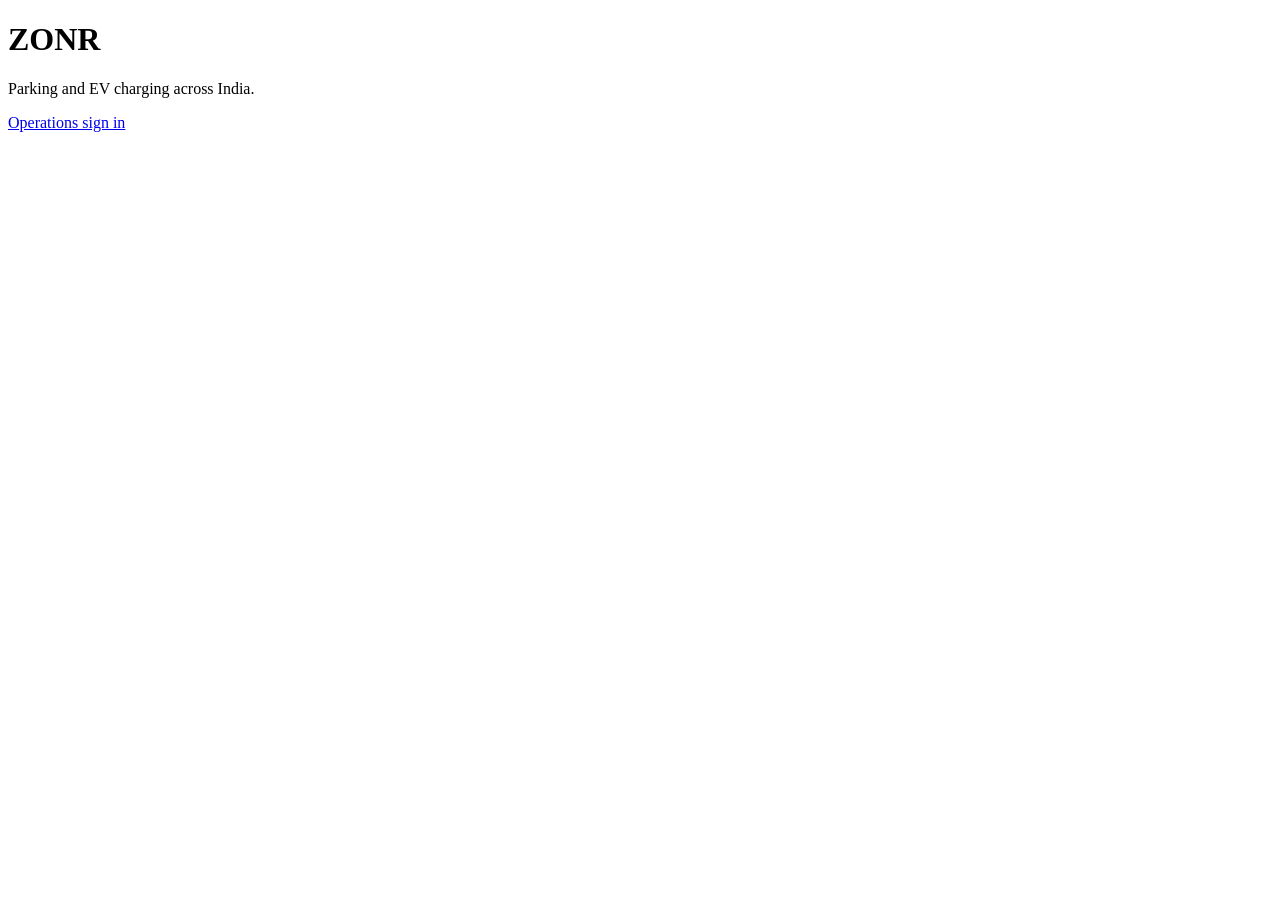
<file: index.html>
<!doctype html><html lang="en"><meta charset="utf-8"><meta name="viewport" content="width=device-width,initial-scale=1"><title>ZONR API</title><body><h1>ZONR</h1><p>Parking and EV charging across India.</p><p><a href="/admin">Operations sign in</a></p></body></html>
</file>
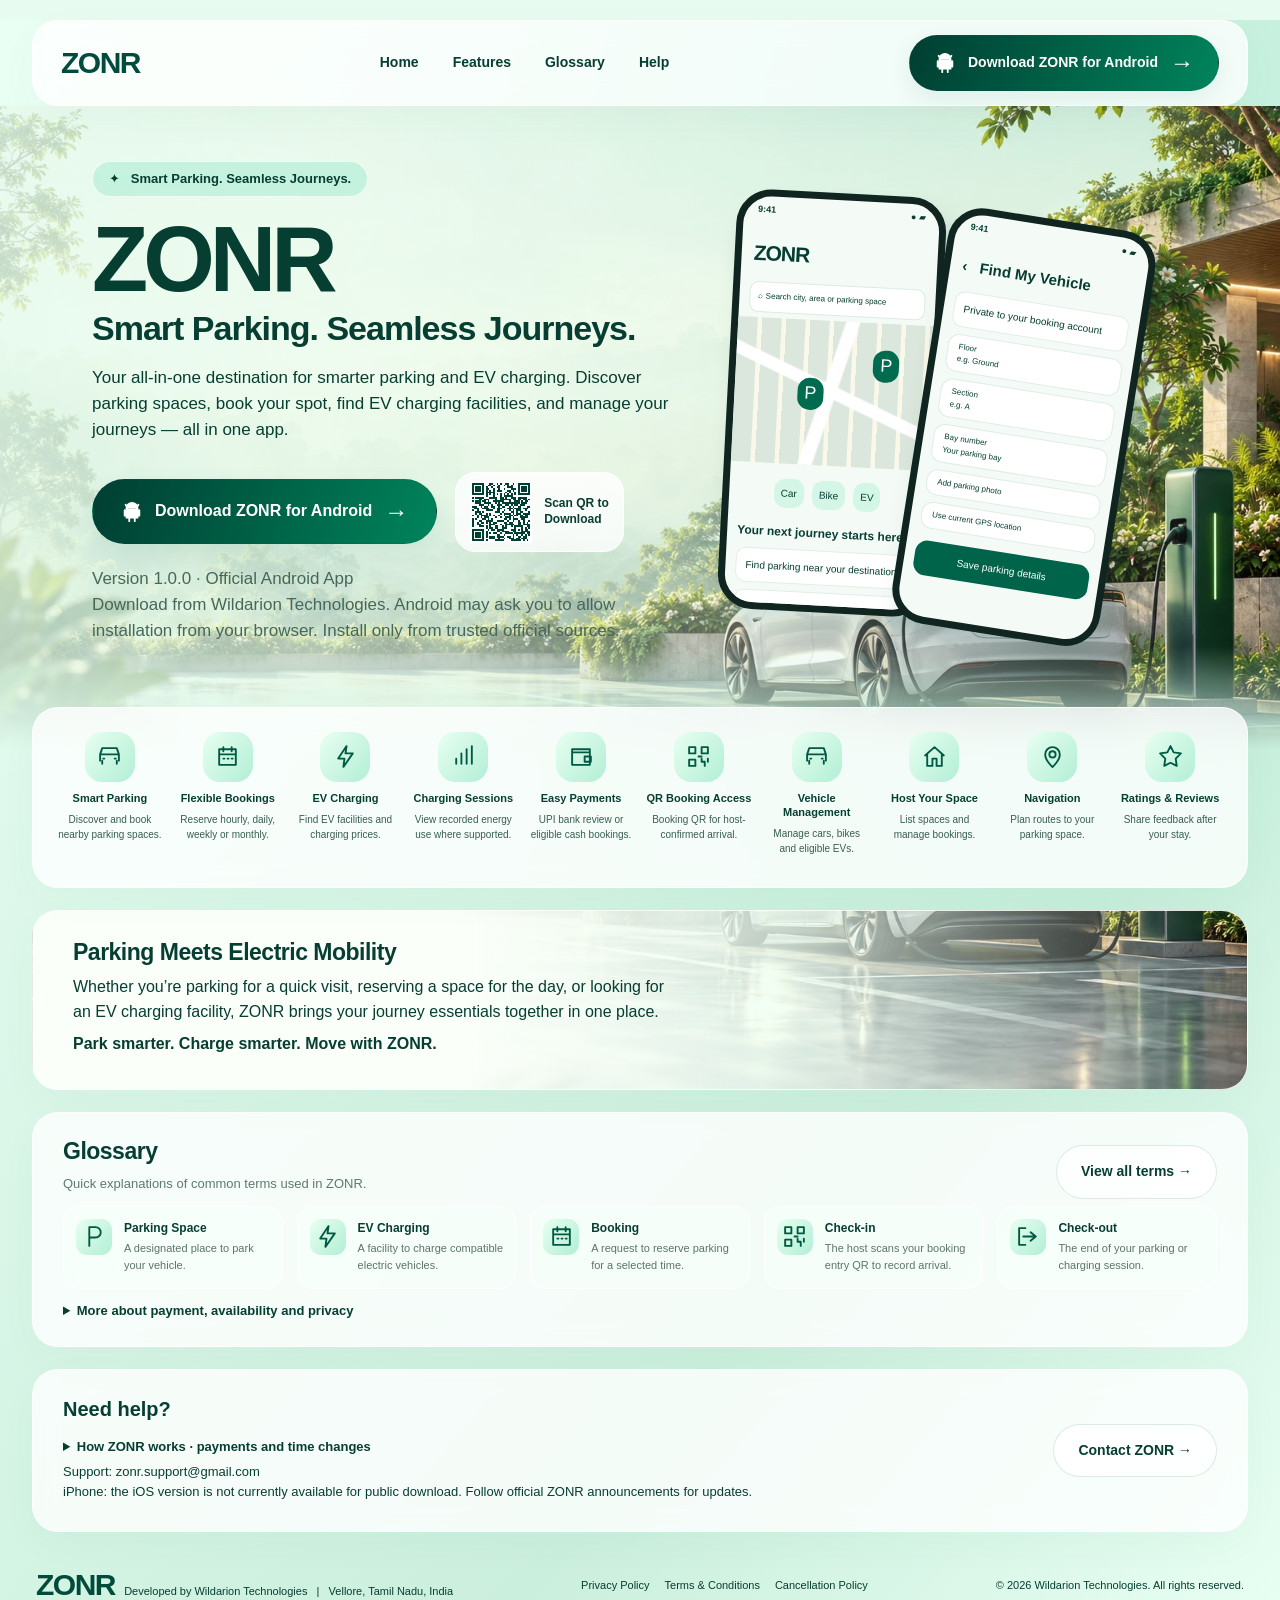
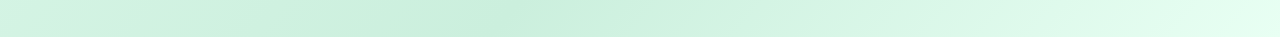
<file: app/index.html>
<!doctype html><html lang="en"><head><meta charset="utf-8"><meta name="viewport" content="width=device-width,initial-scale=1"><meta name="description" content="Discover parking, book your spot and explore EV charging with ZONR. Official Android download from Wildarion Technologies."><meta name="theme-color" content="#e8fbf1"><title>ZONR · Smart Parking. Seamless Journeys.</title><link rel="stylesheet" href="/app/site.css"></head><body><header class="topbar glass"><a class="wordmark" href="/app/" aria-label="ZONR home">ZONR</a><nav id="navigation" aria-label="Main navigation"><a href="#home">Home</a><a href="#features">Features</a><a href="#glossary">Glossary</a><a href="#help">Help</a></nav><a class="download" href="/api/app/download"><svg viewBox="0 0 24 24" aria-hidden="true" fill="currentColor"><path d="M6 9h12v9H6zM7 7l-2-3m12 3l2-3M6 8a6 6 0 0112 0M4 10v6m16-6v6M9 18v4m6-4v4" stroke="currentColor" stroke-width="2" stroke-linecap="round"/></svg> Download ZONR for Android <span aria-hidden="true">→</span></a><button class="menu" id="nav-toggle" aria-controls="navigation" aria-expanded="false" aria-label="Open navigation">☰</button></header><main><section class="hero" id="home"><div><span class="eyebrow">✦ &nbsp; Smart Parking. Seamless Journeys.</span><h1>ZONR</h1><h2>Smart Parking.<span class="tagline-break"> Seamless Journeys.</span></h2><p>Your all-in-one destination for smarter parking and EV charging. Discover parking spaces, book your spot, find EV charging facilities, and manage your journeys — all in one app.</p><div class="hero-actions"><a class="download" href="/api/app/download"><svg viewBox="0 0 24 24" aria-hidden="true" fill="currentColor"><path d="M6 9h12v9H6zM7 7l-2-3m12 3l2-3M6 8a6 6 0 0112 0M4 10v6m16-6v6M9 18v4m6-4v4" stroke="currentColor" stroke-width="2" stroke-linecap="round"/></svg> Download ZONR for Android <span aria-hidden="true">→</span></a><div class="qr"><img src="/app/art/download-qr.svg" alt="QR code linking to the official Android APK"><span>Scan QR to<br>Download</span></div></div><p class="install">Version 1.0.0 · Official Android App<br>Download from Wildarion Technologies. Android may ask you to allow installation from your browser. Install only from trusted official sources.</p></div><div class="phones" aria-label="Illustrative previews of the ZONR Explore and Find My Vehicle screens"><div class="phone"><div class="status"><span>9:41</span><span>● ▰</span></div><div class="apphead">ZONR</div><div class="mini-search">⌕ Search city, area or parking space</div><div class="mini-map"></div><div class="mini-icons"><span>Car</span><span>Bike</span><span>EV</span></div><div class="mini-title">Your next journey starts here</div><div class="mini-note">Find parking near your destination</div><div class="mini-note">Compare plans and facilities</div></div><div class="phone"><div class="status"><span>9:41</span><span>● ▰</span></div><div class="apphead" style="font-size:15px;letter-spacing:0">‹ &nbsp; Find My Vehicle</div><div class="mini-note">Private to your booking account</div><div class="mini-row">Floor<br>e.g. Ground</div><div class="mini-row">Section<br>e.g. A</div><div class="mini-row">Bay number<br>Your parking bay</div><div class="mini-row">Add parking photo</div><div class="mini-row">Use current GPS location</div><div class="mini-button">Save parking details</div></div></div></section><section id="features" class="features glass" aria-label="ZONR features"><article class="feature"><span class="icon" aria-hidden="true"><svg viewBox="0 0 24 24"><path d="M3 16V10l2-6h14l2 6v6M3 10h18M6 14h1m10 0h1M5 16v3m14-3v3"/></svg></span><strong>Smart Parking</strong><p>Discover and book nearby parking spaces.</p></article><article class="feature"><span class="icon" aria-hidden="true"><svg viewBox="0 0 24 24"><path d="M4 5h16v15H4zM8 3v4m8-4v4M4 10h16m-12 4h1m3 0h1m3 0h1"/></svg></span><strong>Flexible Bookings</strong><p>Reserve hourly, daily, weekly or monthly.</p></article><article class="feature"><span class="icon" aria-hidden="true"><svg viewBox="0 0 24 24"><path d="M13 2L5 14h6l-1 8 9-13h-7z"/></svg></span><strong>EV Charging</strong><p>Find EV facilities and charging prices.</p></article><article class="feature"><span class="icon" aria-hidden="true"><svg viewBox="0 0 24 24"><path d="M5 19v-5m5 5V9m5 10V5m5 14V2"/></svg></span><strong>Charging Sessions</strong><p>View recorded energy use where supported.</p></article><article class="feature"><span class="icon" aria-hidden="true"><svg viewBox="0 0 24 24"><path d="M3 5h17v15H3zM3 8h17m-5 4h6v5h-6z"/></svg></span><strong>Easy Payments</strong><p>UPI bank review or eligible cash bookings.</p></article><article class="feature"><span class="icon" aria-hidden="true"><svg viewBox="0 0 24 24"><path d="M3 3h6v6H3zm12 0h6v6h-6zM3 15h6v6H3zm12-1v3h3v4m3-7v3m-9-5h3"/></svg></span><strong>QR Booking Access</strong><p>Booking QR for host-confirmed arrival.</p></article><article class="feature"><span class="icon" aria-hidden="true"><svg viewBox="0 0 24 24"><path d="M3 16V10l2-6h14l2 6v6M3 10h18M6 14h1m10 0h1M5 16v3m14-3v3"/></svg></span><strong>Vehicle Management</strong><p>Manage cars, bikes and eligible EVs.</p></article><article class="feature"><span class="icon" aria-hidden="true"><svg viewBox="0 0 24 24"><path d="M3 11l9-8 9 8M5 10v11h5v-7h4v7h5V10"/></svg></span><strong>Host Your Space</strong><p>List spaces and manage bookings.</p></article><article class="feature"><span class="icon" aria-hidden="true"><svg viewBox="0 0 24 24"><path d="M19 10c0 6-7 12-7 12S5 16 5 10a7 7 0 1114 0zM9 10a3 3 0 106 0 3 3 0 10-6 0"/></svg></span><strong>Navigation</strong><p>Plan routes to your parking space.</p></article><article class="feature"><span class="icon" aria-hidden="true"><svg viewBox="0 0 24 24"><path d="M12 2l3 6 7 1-5 5 1 7-6-3-6 3 1-7-5-5 7-1z"/></svg></span><strong>Ratings & Reviews</strong><p>Share feedback after your stay.</p></article></section><section class="mobility glass"><h2>Parking Meets Electric Mobility</h2><p>Whether you’re parking for a quick visit, reserving a space for the day, or looking for an EV charging facility, ZONR brings your journey essentials together in one place.</p><strong>Park smarter. Charge smarter. Move with ZONR.</strong></section><section id="glossary" class="glossary glass"><div class="section-head"><div><h2>Glossary</h2><p>Quick explanations of common terms used in ZONR.</p></div><a href="#more-terms" class="secondary">View all terms →</a></div><div class="terms-grid"><article class="term"><span class="icon" aria-hidden="true"><svg viewBox="0 0 24 24"><path d="M7 21V3h6a5 5 0 010 10H7"/></svg></span><div><strong>Parking Space</strong><p>A designated place to park your vehicle.</p></div></article><article class="term"><span class="icon" aria-hidden="true"><svg viewBox="0 0 24 24"><path d="M13 2L5 14h6l-1 8 9-13h-7z"/></svg></span><div><strong>EV Charging</strong><p>A facility to charge compatible electric vehicles.</p></div></article><article class="term"><span class="icon" aria-hidden="true"><svg viewBox="0 0 24 24"><path d="M4 5h16v15H4zM8 3v4m8-4v4M4 10h16m-12 4h1m3 0h1m3 0h1"/></svg></span><div><strong>Booking</strong><p>A request to reserve parking for a selected time.</p></div></article><article class="term"><span class="icon" aria-hidden="true"><svg viewBox="0 0 24 24"><path d="M3 3h6v6H3zm12 0h6v6h-6zM3 15h6v6H3zm12-1v3h3v4m3-7v3m-9-5h3"/></svg></span><div><strong>Check-in</strong><p>The host scans your booking entry QR to record arrival.</p></div></article><article class="term"><span class="icon" aria-hidden="true"><svg viewBox="0 0 24 24"><path d="M9 4H3v16h6m5-12l5 4-5 4m-7-4h12"/></svg></span><div><strong>Check-out</strong><p>The end of your parking or charging session.</p></div></article></div><details id="more-terms"><summary>More about payment, availability and privacy</summary><div class="more-terms fine"><p><strong>Parking Space:</strong> A designated place to park your vehicle. <strong>EV Charging:</strong> Charging for compatible electric vehicles. <strong>Booking:</strong> A request for a selected parking time. <strong>Check-in:</strong> Host scan confirmation of your booking QR. <strong>Check-out:</strong> The end of your parking or charging session.</p><p><strong>Bank review:</strong> Your payment report is checked against official bank records before verification. The countdown does not approve a payment automatically.</p><p><strong>Availability:</strong> An estimate rechecked before booking, not a sensor guarantee.</p><p><strong>Find My Vehicle:</strong> Private bay notes and optional approximate GPS after a host-confirmed scanned arrival. GPS does not provide indoor positioning.</p><p><strong>Platform fee:</strong> A separate disclosed fee shown before payment. GST is not currently collected because supplier registration is not active.</p><p><strong>App previews:</strong> Illustrative screens and artwork. Actual spaces, facilities, prices and availability vary.</p></div></details></section><section class="help glass" id="help"><div><h2>Need help?</h2><p class="mobile-install">Version 1.0.0 · Official Android App. Android may ask you to allow browser installation. Install only from trusted official sources.</p><details><summary>How ZONR works · payments and time changes</summary><p>Choose a parking space and time, send your request, and wait for the host to accept. Pay the exact displayed total by UPI and request bank review, or choose Pay by cash when available. Cash customers pay the full total, including service cost, to the host on arrival. The host scans the booking QR and records collection; the service cost enters a weekly balance due the following Monday (IST). Hosts report their transfer with the bank reference. ZONR verifies the bank receipt before settling only covered bookings; newer dues and history remain.</p><p>For eligible future bookings after payment or cash selection, request a different arrival date/time for the same duration and agreed price. Your original slot stays reserved until the host approves after checking hours, space and charger availability. Denial preserves the original reservation. After arrival or collection, contact support for changes or refunds. Measured EV energy is billed separately.</p></details><p>Support: <a href="mailto:zonr.support@gmail.com">zonr.support@gmail.com</a><br>iPhone: the iOS version is not currently available for public download. Follow official ZONR announcements for updates.</p></div><a href="mailto:zonr.support@gmail.com" class="secondary">Contact ZONR →</a></section></main><footer><div><a class="wordmark" href="#home">ZONR</a> &nbsp; Developed by Wildarion Technologies &nbsp; | &nbsp; Vellore, Tamil Nadu, India</div><nav aria-label="Policies"><a href="/app/privacy/">Privacy Policy</a><a href="/app/terms/">Terms & Conditions</a><a href="/app/cancellations/">Cancellation Policy</a></nav><span>© 2026 Wildarion Technologies. All rights reserved.</span></footer><script src="/app/site.js" defer></script><script src="/app/referral.js" defer></script></body></html>
</file>
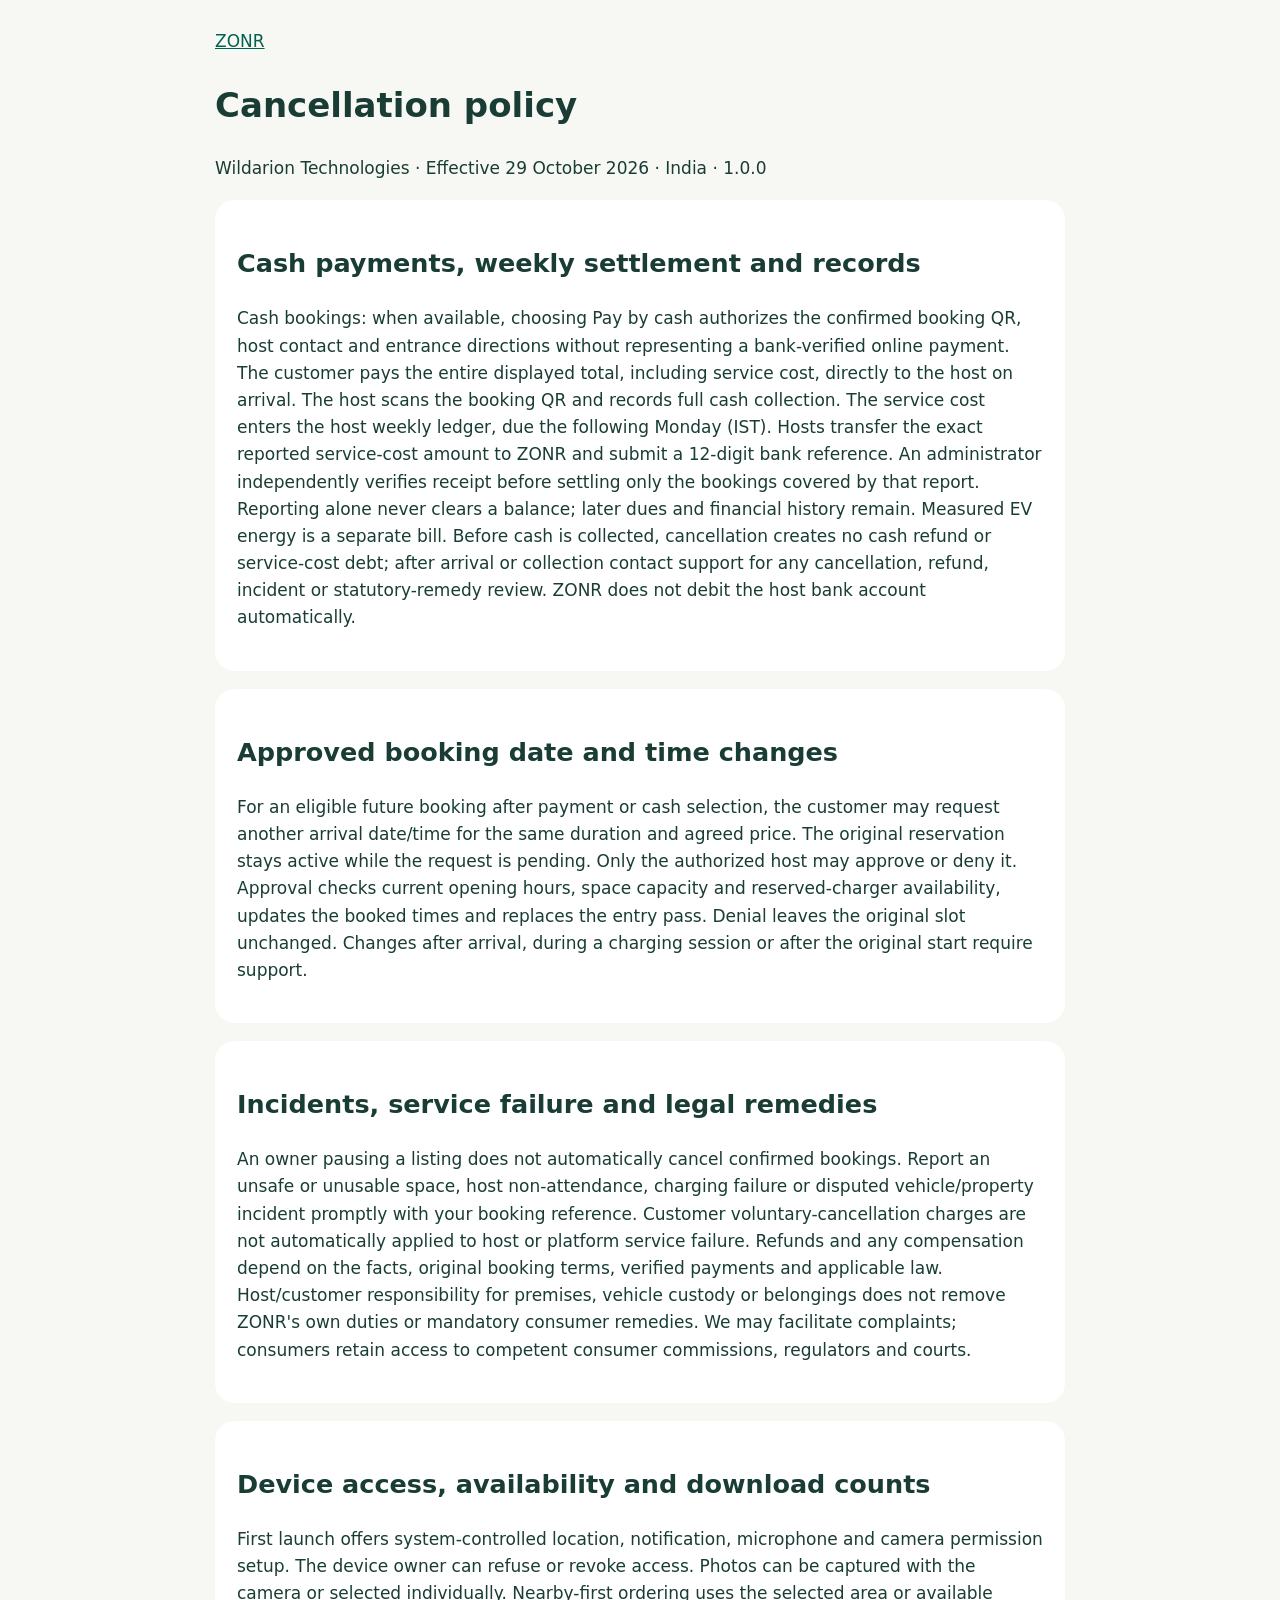
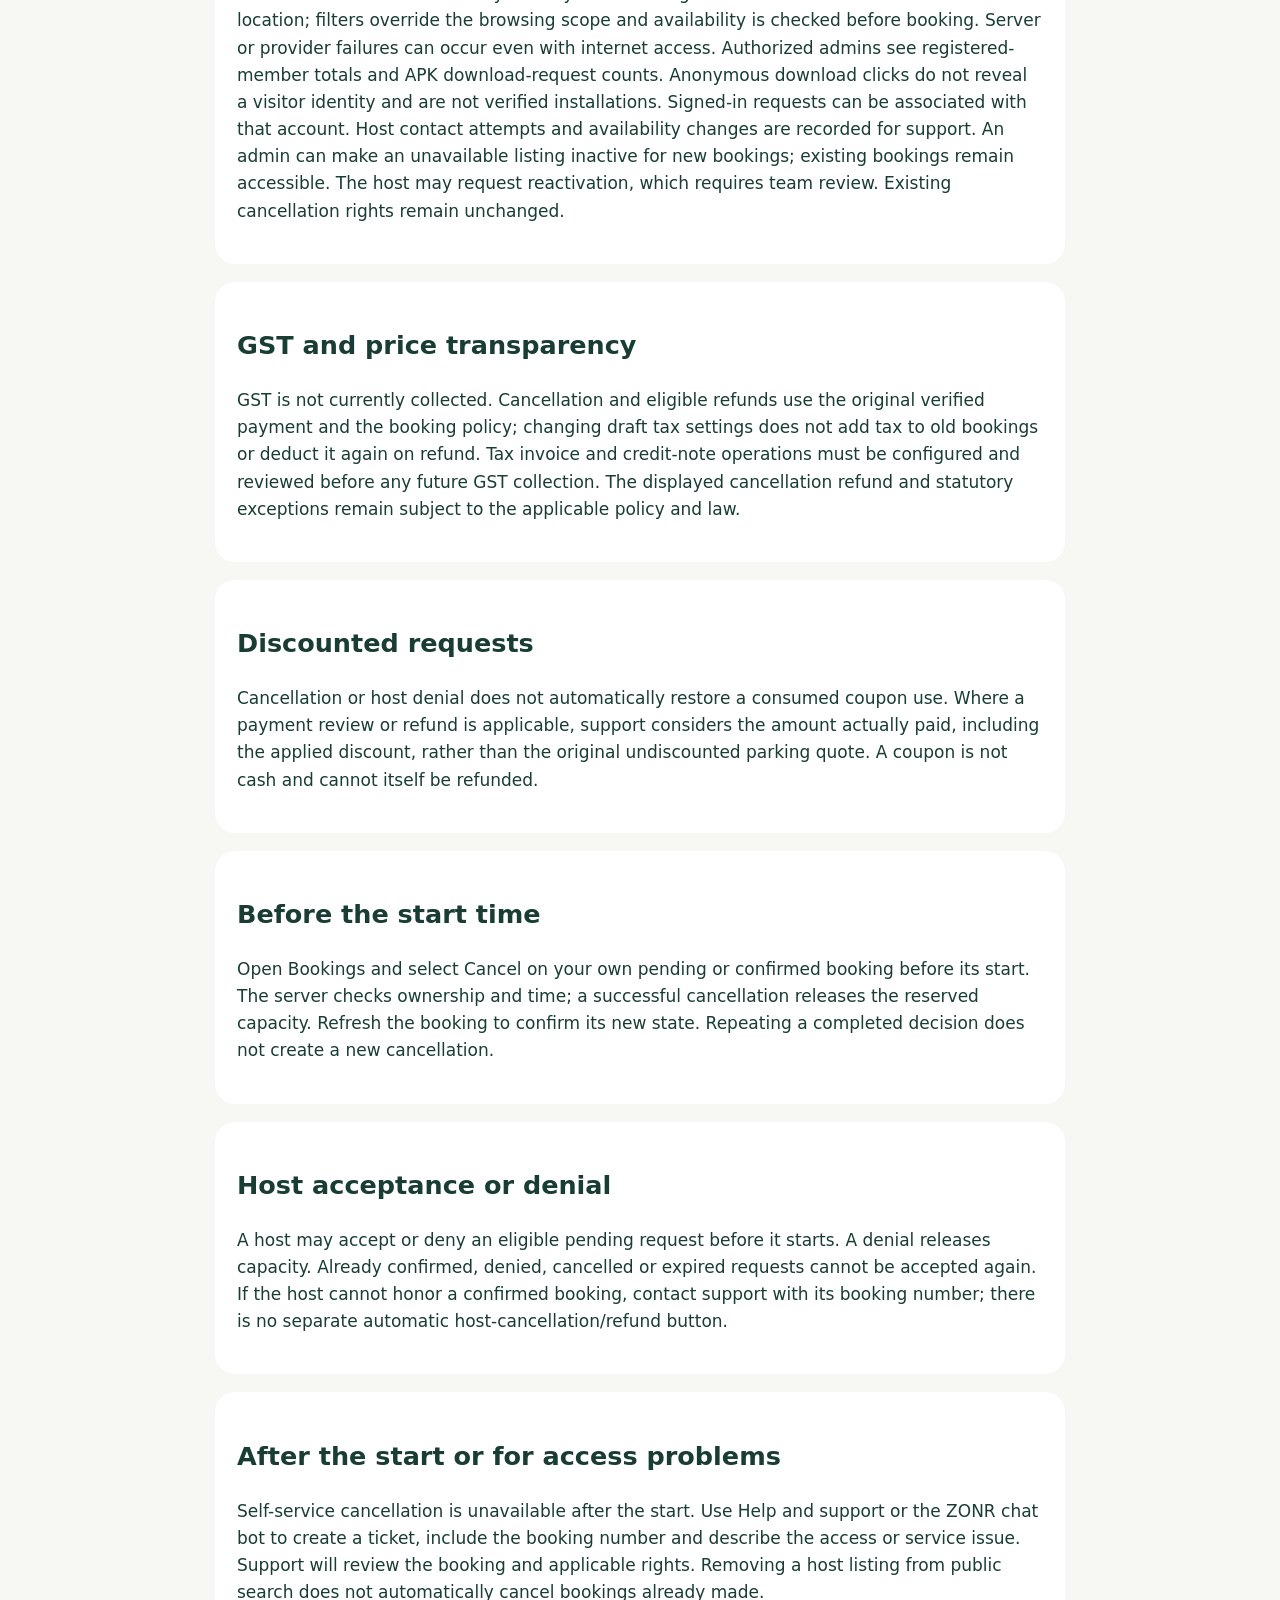
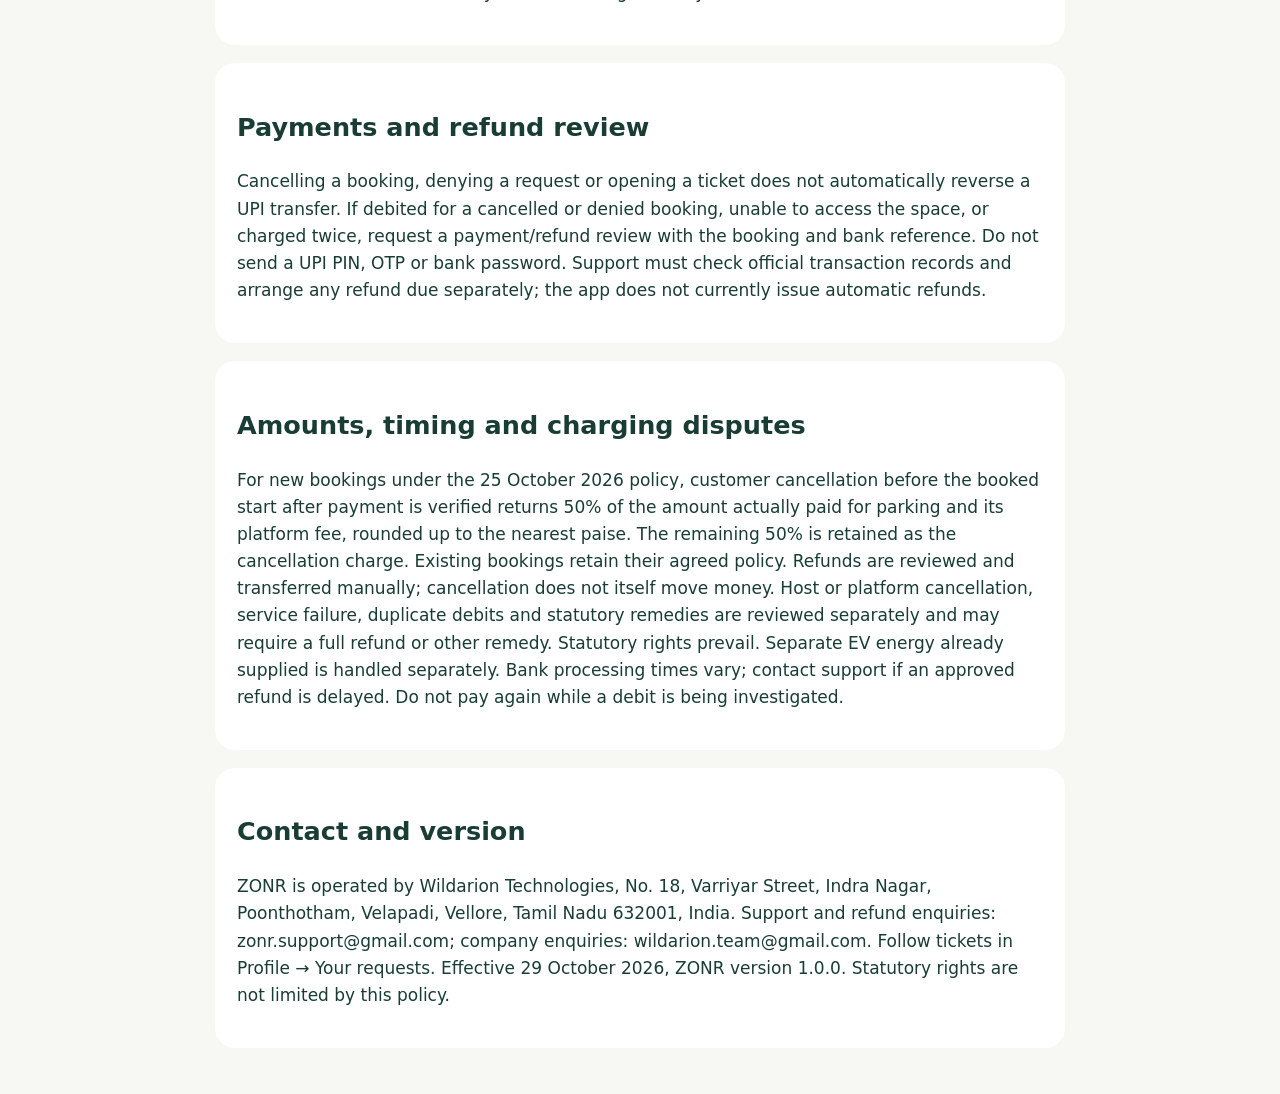
<file: app/cancellations/index.html>
<!doctype html><html lang="en"><head><meta charset="utf-8"><meta name="viewport" content="width=device-width,initial-scale=1"><title>ZONR · Cancellation policy</title><style>body{font:17px/1.6 system-ui,sans-serif;background:#f7f8f3;color:#193d35;margin:0}main{max-width:850px;margin:auto;padding:28px}section{background:white;padding:22px;border-radius:20px;margin:18px 0}a{color:#006250}</style></head><body><main><a href="/app/">ZONR</a><h1>Cancellation policy</h1><p>Wildarion Technologies · Effective 29 October 2026 · India · 1.0.0</p><section><h2>Cash payments, weekly settlement and records</h2><p>Cash bookings: when available, choosing Pay by cash authorizes the confirmed booking QR, host contact and entrance directions without representing a bank-verified online payment. The customer pays the entire displayed total, including service cost, directly to the host on arrival. The host scans the booking QR and records full cash collection. The service cost enters the host weekly ledger, due the following Monday (IST). Hosts transfer the exact reported service-cost amount to ZONR and submit a 12-digit bank reference. An administrator independently verifies receipt before settling only the bookings covered by that report. Reporting alone never clears a balance; later dues and financial history remain. Measured EV energy is a separate bill. Before cash is collected, cancellation creates no cash refund or service-cost debt; after arrival or collection contact support for any cancellation, refund, incident or statutory-remedy review. ZONR does not debit the host bank account automatically.</p></section><section><h2>Approved booking date and time changes</h2><p>For an eligible future booking after payment or cash selection, the customer may request another arrival date/time for the same duration and agreed price. The original reservation stays active while the request is pending. Only the authorized host may approve or deny it. Approval checks current opening hours, space capacity and reserved-charger availability, updates the booked times and replaces the entry pass. Denial leaves the original slot unchanged. Changes after arrival, during a charging session or after the original start require support.</p></section><section><h2>Incidents, service failure and legal remedies</h2><p>An owner pausing a listing does not automatically cancel confirmed bookings. Report an unsafe or unusable space, host non-attendance, charging failure or disputed vehicle/property incident promptly with your booking reference. Customer voluntary-cancellation charges are not automatically applied to host or platform service failure. Refunds and any compensation depend on the facts, original booking terms, verified payments and applicable law. Host/customer responsibility for premises, vehicle custody or belongings does not remove ZONR&#x27;s own duties or mandatory consumer remedies. We may facilitate complaints; consumers retain access to competent consumer commissions, regulators and courts.</p></section><section><h2>Device access, availability and download counts</h2><p>First launch offers system-controlled location, notification, microphone and camera permission setup. The device owner can refuse or revoke access. Photos can be captured with the camera or selected individually. Nearby-first ordering uses the selected area or available location; filters override the browsing scope and availability is checked before booking. Server or provider failures can occur even with internet access. Authorized admins see registered-member totals and APK download-request counts. Anonymous download clicks do not reveal a visitor identity and are not verified installations. Signed-in requests can be associated with that account. Host contact attempts and availability changes are recorded for support. An admin can make an unavailable listing inactive for new bookings; existing bookings remain accessible. The host may request reactivation, which requires team review. Existing cancellation rights remain unchanged.</p></section><section><h2>GST and price transparency</h2><p>GST is not currently collected. Cancellation and eligible refunds use the original verified payment and the booking policy; changing draft tax settings does not add tax to old bookings or deduct it again on refund. Tax invoice and credit-note operations must be configured and reviewed before any future GST collection. The displayed cancellation refund and statutory exceptions remain subject to the applicable policy and law.</p></section><section><h2>Discounted requests</h2><p>Cancellation or host denial does not automatically restore a consumed coupon use. Where a payment review or refund is applicable, support considers the amount actually paid, including the applied discount, rather than the original undiscounted parking quote. A coupon is not cash and cannot itself be refunded.</p></section><section><h2>Before the start time</h2><p>Open Bookings and select Cancel on your own pending or confirmed booking before its start. The server checks ownership and time; a successful cancellation releases the reserved capacity. Refresh the booking to confirm its new state. Repeating a completed decision does not create a new cancellation.</p></section><section><h2>Host acceptance or denial</h2><p>A host may accept or deny an eligible pending request before it starts. A denial releases capacity. Already confirmed, denied, cancelled or expired requests cannot be accepted again. If the host cannot honor a confirmed booking, contact support with its booking number; there is no separate automatic host-cancellation/refund button.</p></section><section><h2>After the start or for access problems</h2><p>Self-service cancellation is unavailable after the start. Use Help and support or the ZONR chat bot to create a ticket, include the booking number and describe the access or service issue. Support will review the booking and applicable rights. Removing a host listing from public search does not automatically cancel bookings already made.</p></section><section><h2>Payments and refund review</h2><p>Cancelling a booking, denying a request or opening a ticket does not automatically reverse a UPI transfer. If debited for a cancelled or denied booking, unable to access the space, or charged twice, request a payment/refund review with the booking and bank reference. Do not send a UPI PIN, OTP or bank password. Support must check official transaction records and arrange any refund due separately; the app does not currently issue automatic refunds.</p></section><section><h2>Amounts, timing and charging disputes</h2><p>For new bookings under the 25 October 2026 policy, customer cancellation before the booked start after payment is verified returns 50% of the amount actually paid for parking and its platform fee, rounded up to the nearest paise. The remaining 50% is retained as the cancellation charge. Existing bookings retain their agreed policy. Refunds are reviewed and transferred manually; cancellation does not itself move money. Host or platform cancellation, service failure, duplicate debits and statutory remedies are reviewed separately and may require a full refund or other remedy. Statutory rights prevail. Separate EV energy already supplied is handled separately. Bank processing times vary; contact support if an approved refund is delayed. Do not pay again while a debit is being investigated.</p></section><section><h2>Contact and version</h2><p>ZONR is operated by Wildarion Technologies, No. 18, Varriyar Street, Indra Nagar, Poonthotham, Velapadi, Vellore, Tamil Nadu 632001, India. Support and refund enquiries: zonr.support@gmail.com; company enquiries: wildarion.team@gmail.com. Follow tickets in Profile → Your requests. Effective 29 October 2026, ZONR version 1.0.0. Statutory rights are not limited by this policy.</p></section></main></body></html>
</file>
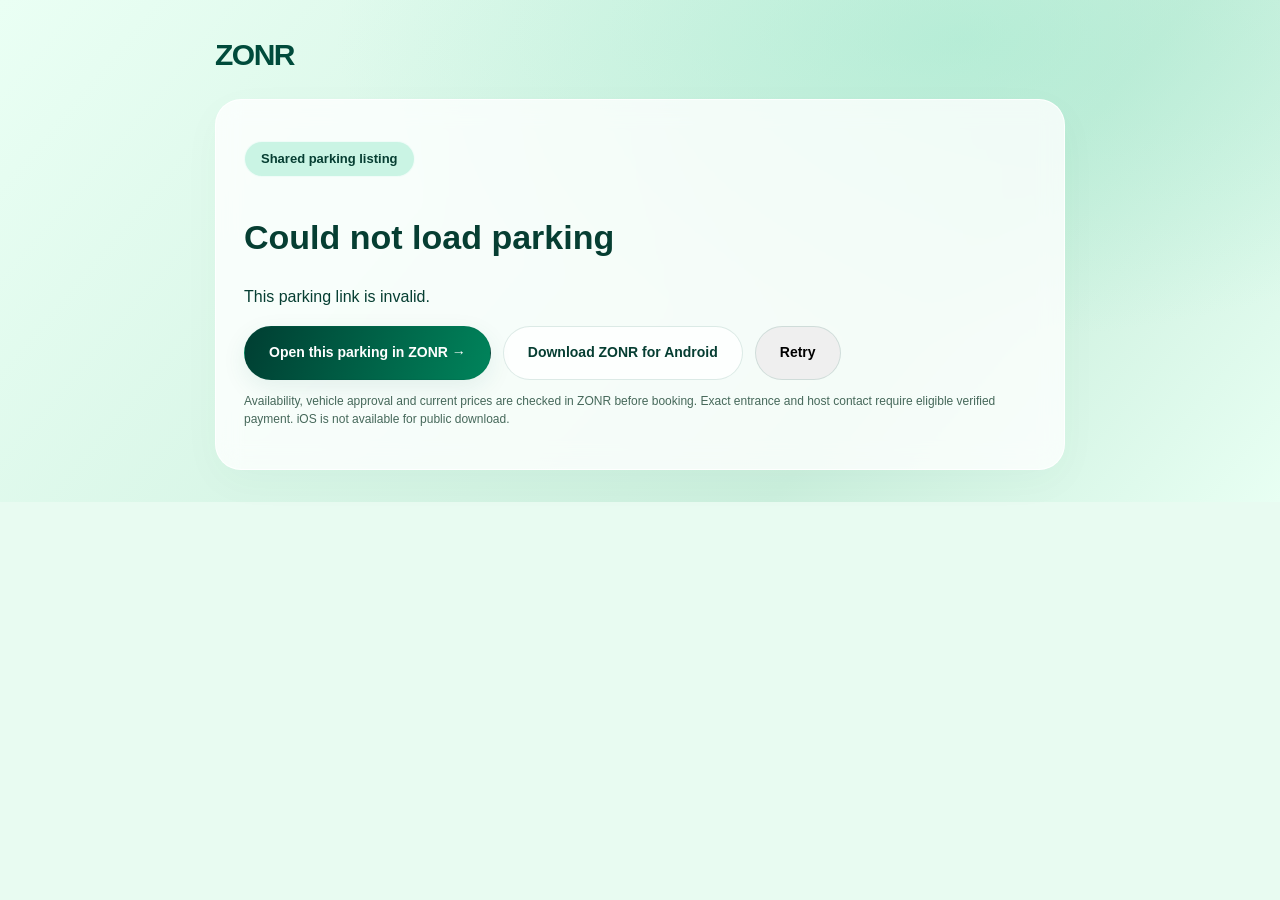
<file: app/parking/index.html>
<!doctype html><html lang="en"><head><meta charset="utf-8"><meta name="viewport" content="width=device-width,initial-scale=1"><title>Parking on ZONR</title><link rel="stylesheet" href="/app/site.css"></head><body><main class="listing-page"><a class="wordmark" href="/app/">ZONR</a><section class="glass listing"><p class="eyebrow">Shared parking listing</p><h1 id="title">Loading parking details…</h1><p id="status" role="status">Checking the current published listing.</p><div id="details"></div><div class="listing-actions"><a id="open-app" class="download" hidden>Open this parking in ZONR →</a><a class="secondary" href="/api/app/download">Download ZONR for Android</a><button id="retry" type="button" hidden>Retry</button></div><p class="fine">Availability, vehicle approval and current prices are checked in ZONR before booking. Exact entrance and host contact require eligible verified payment. iOS is not available for public download.</p></section></main><script src="/app/parking/listing.js" defer></script></body></html>
</file>
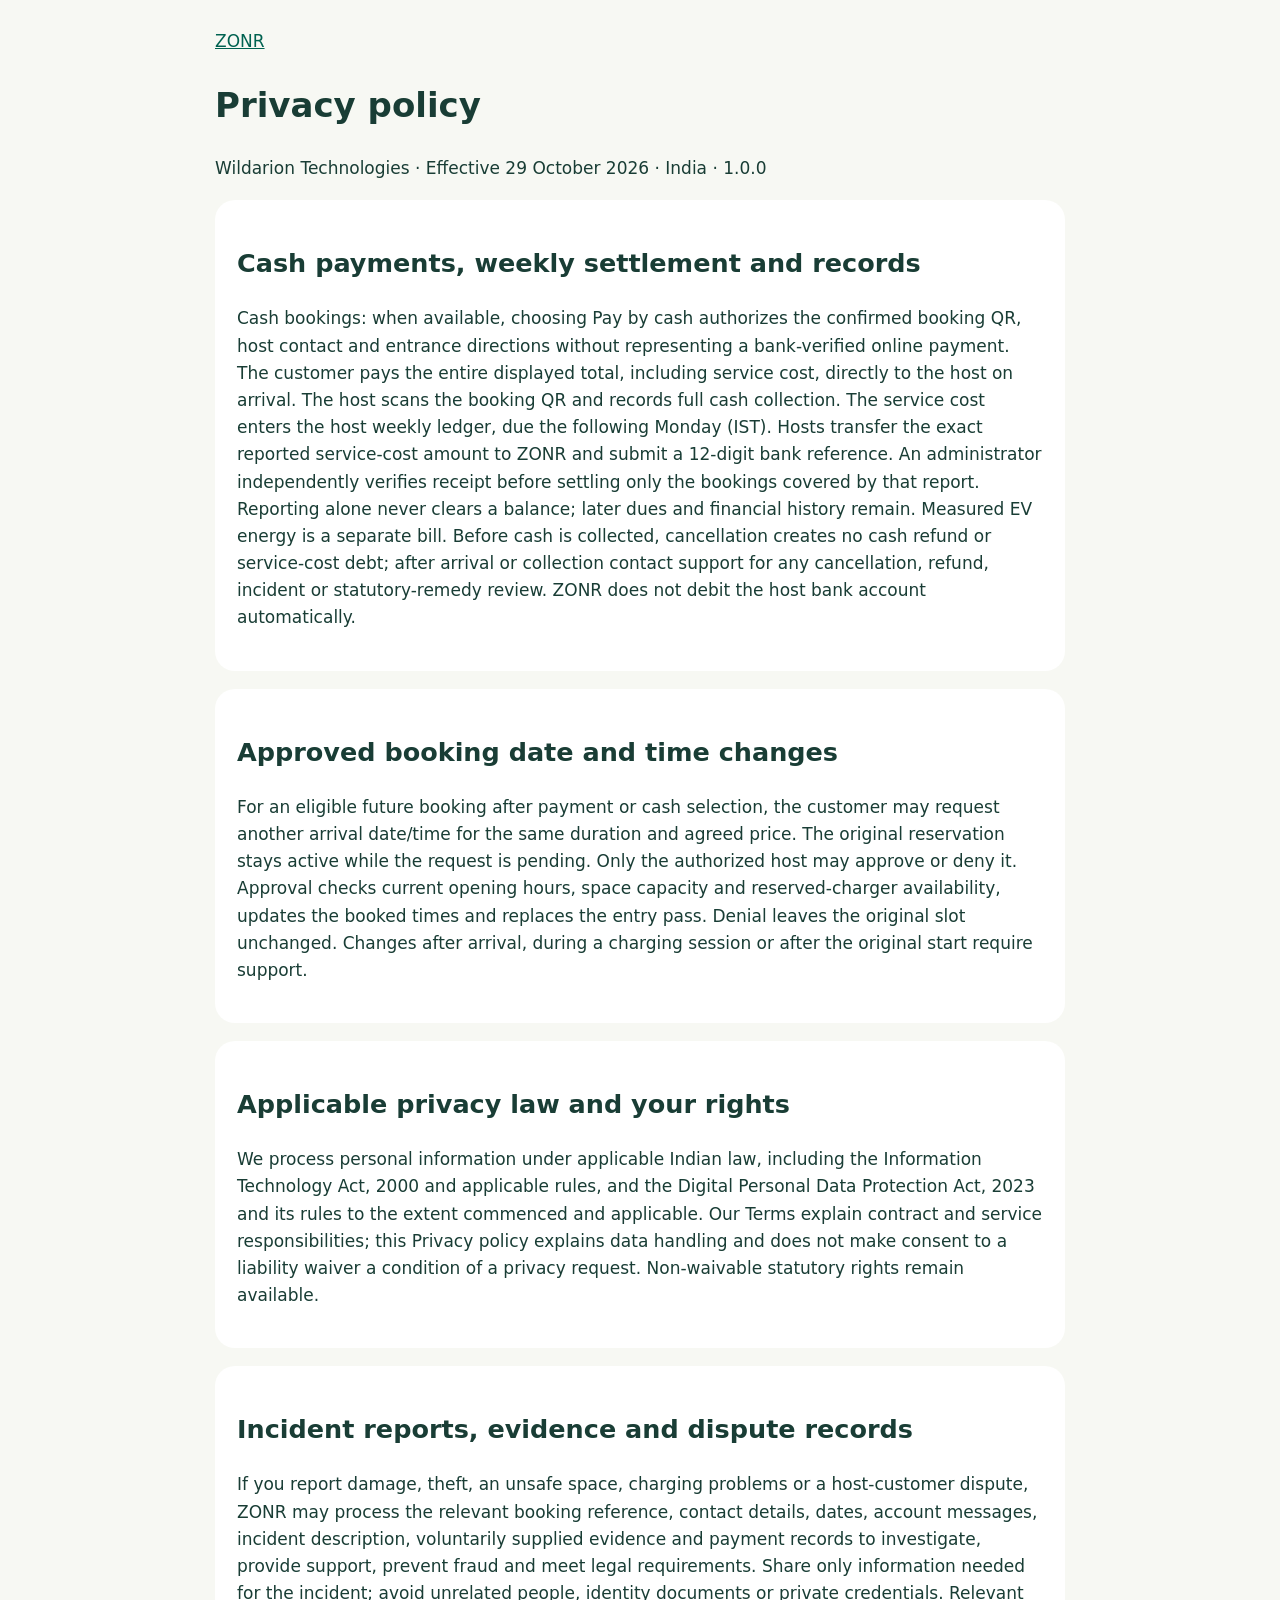
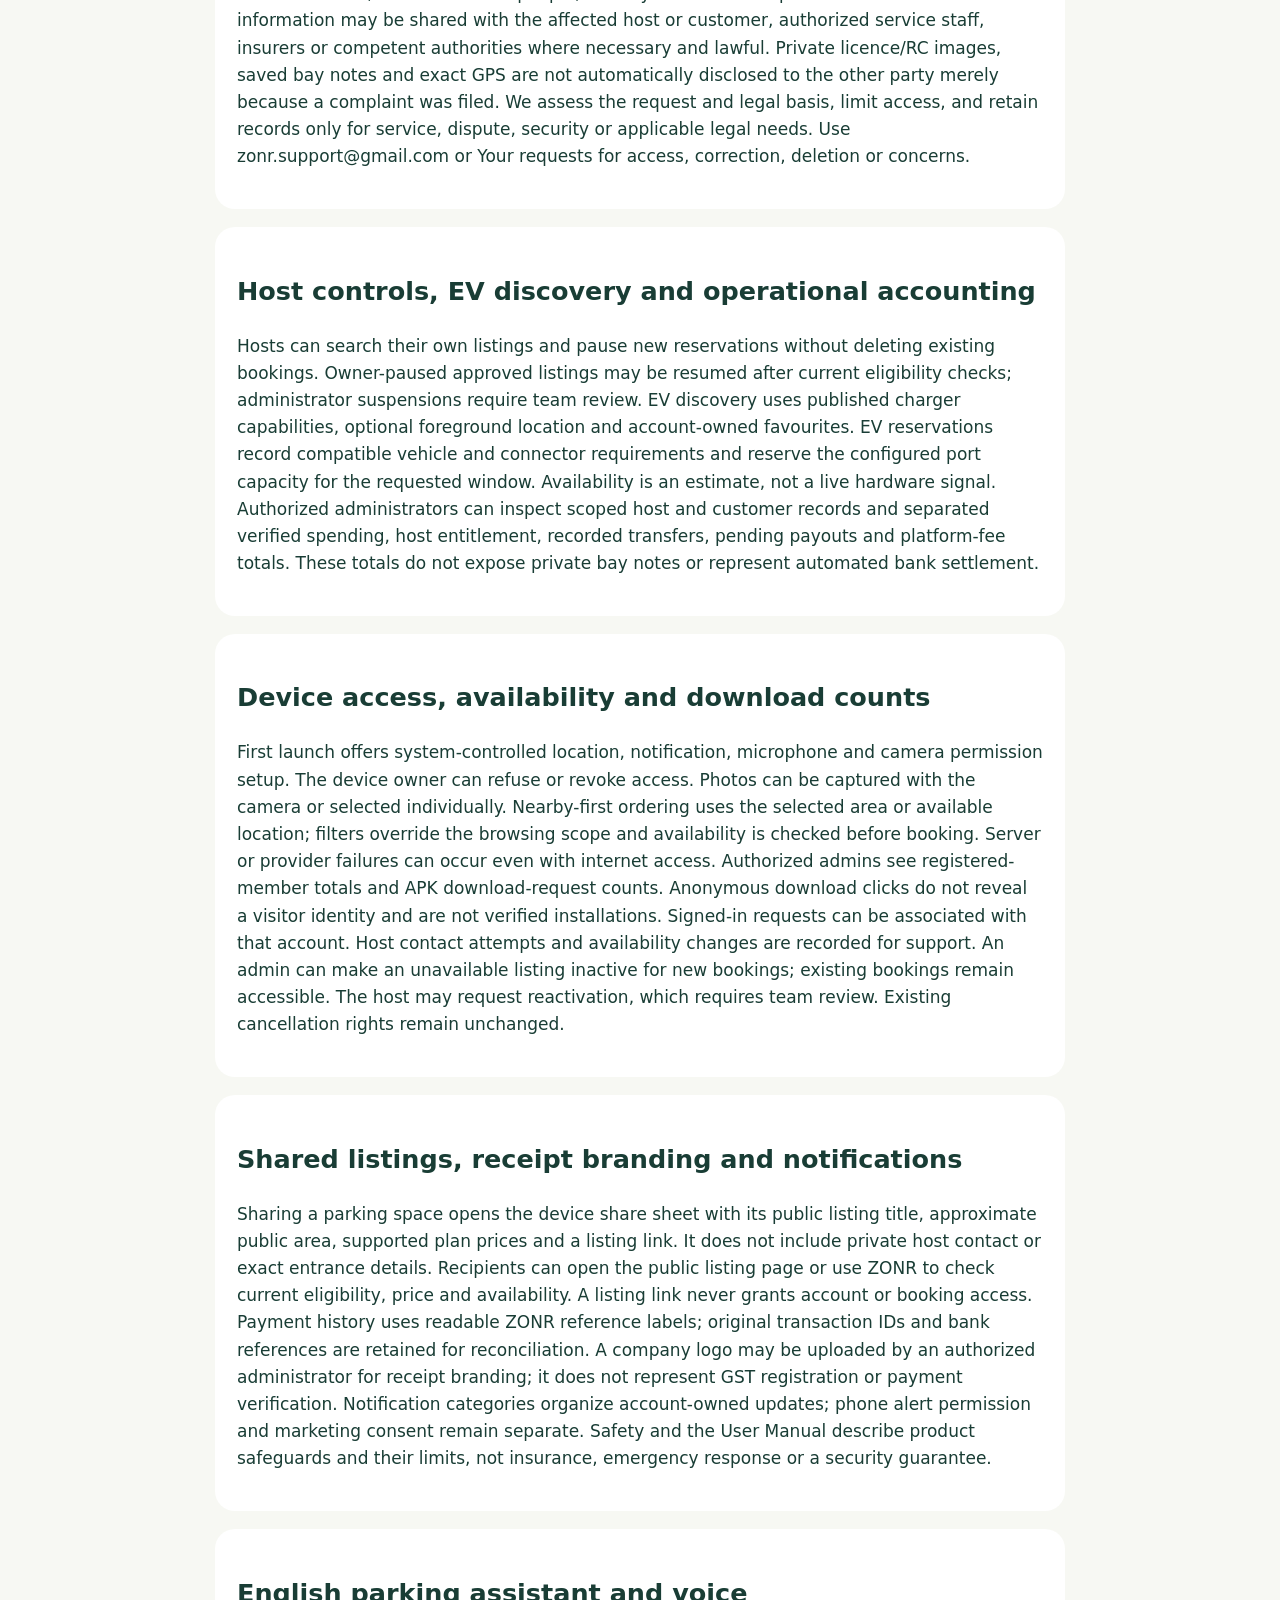
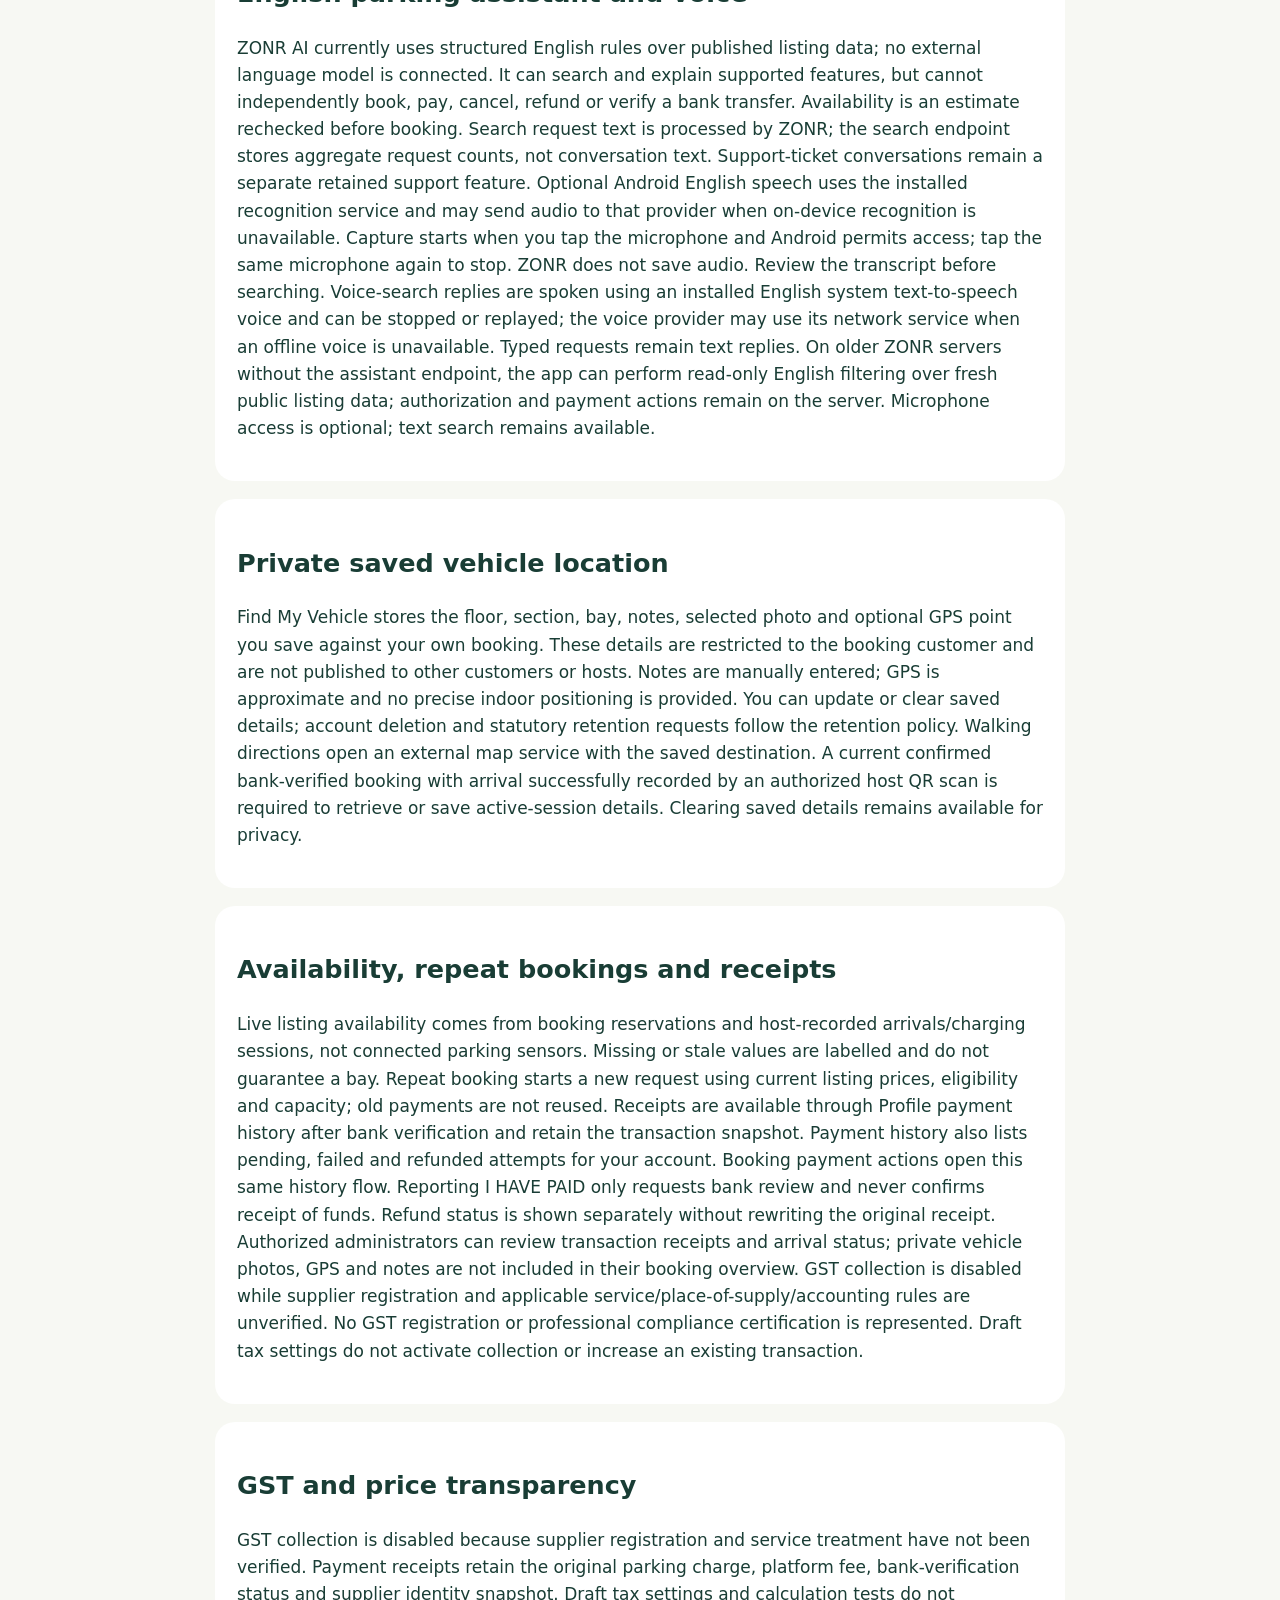
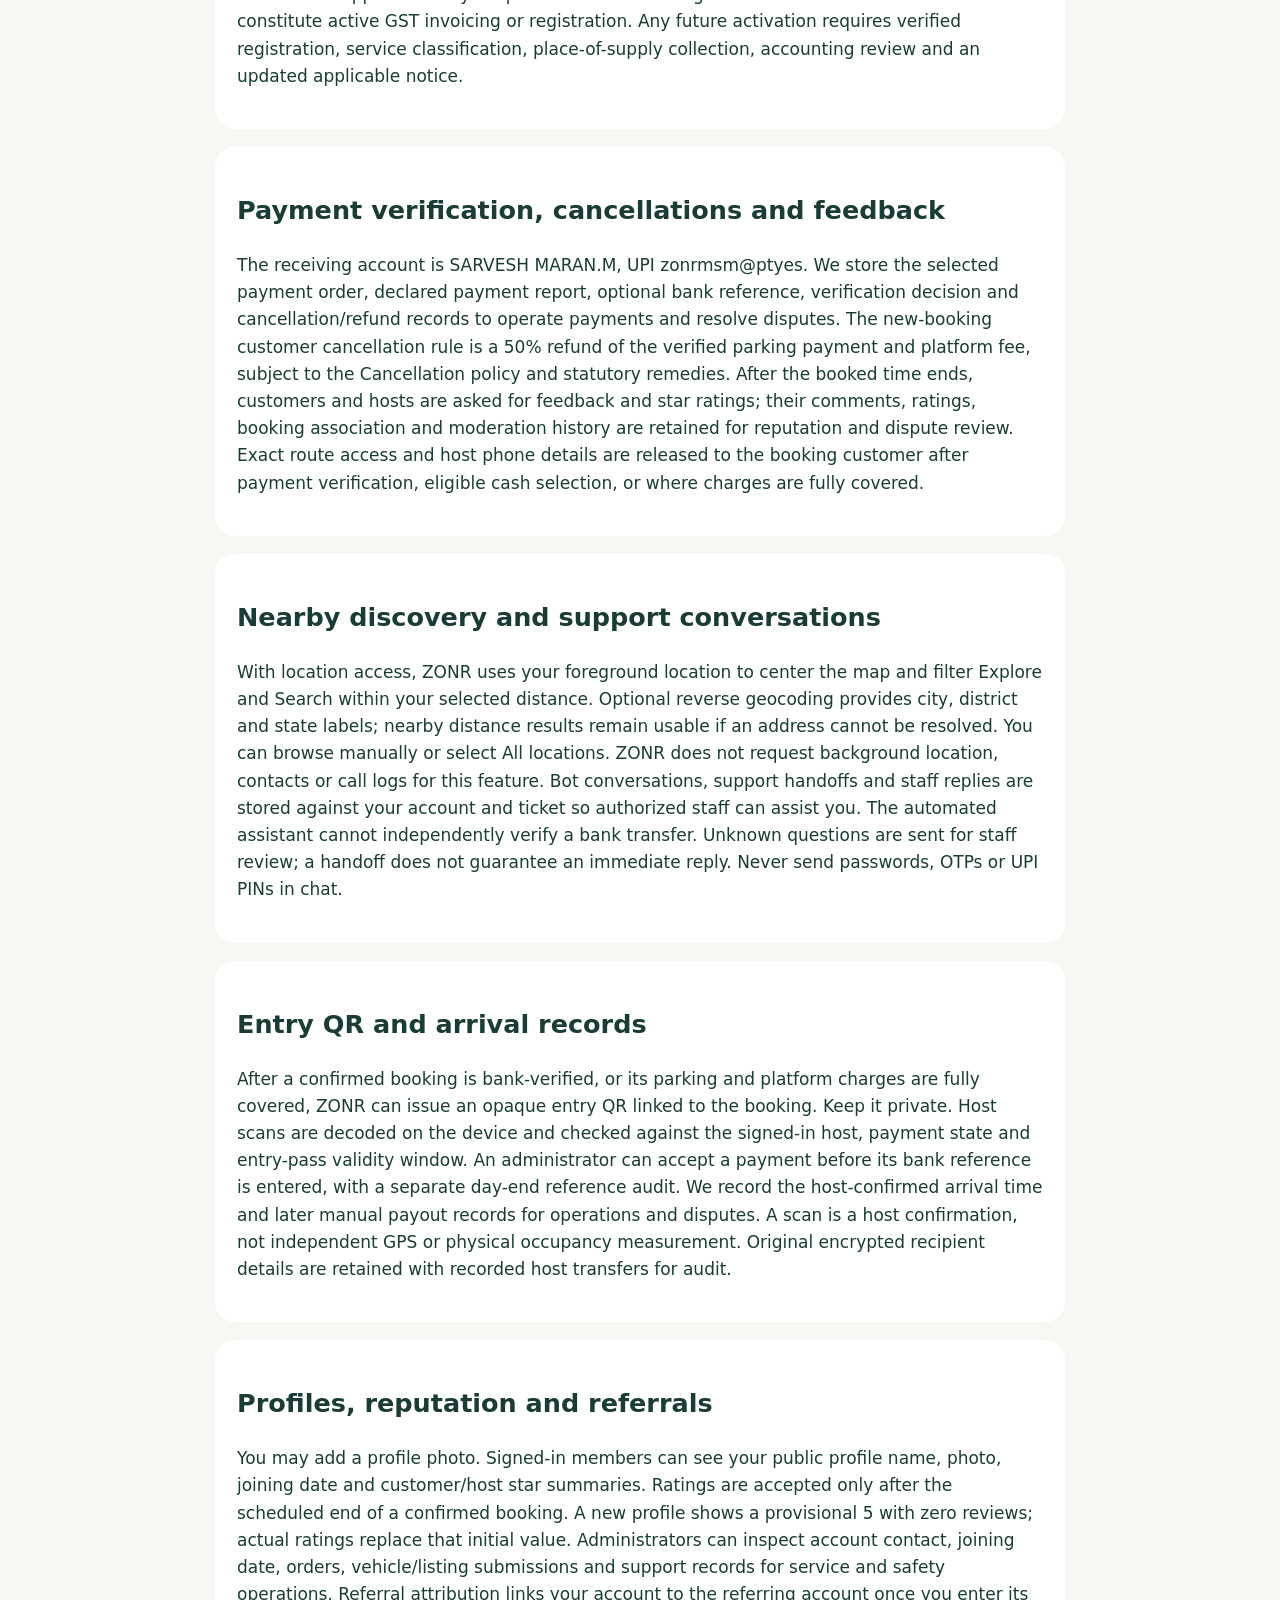
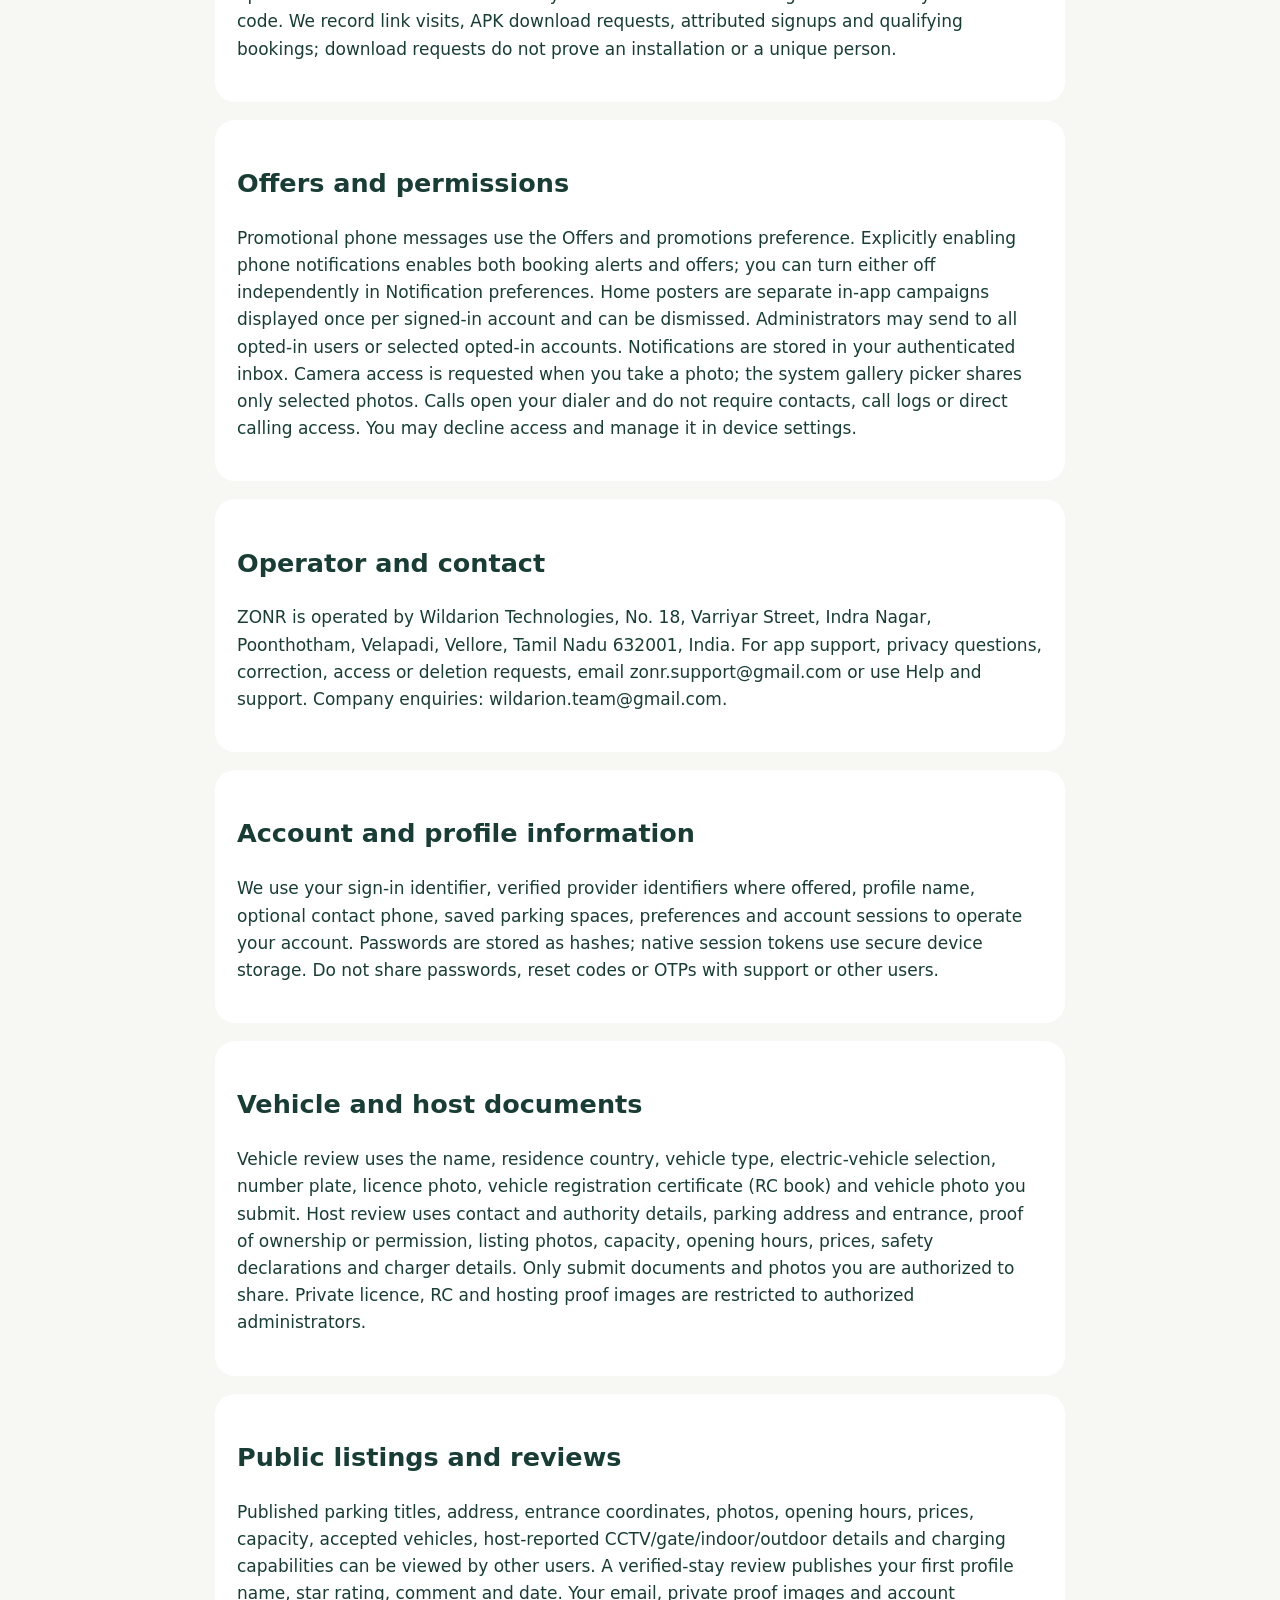
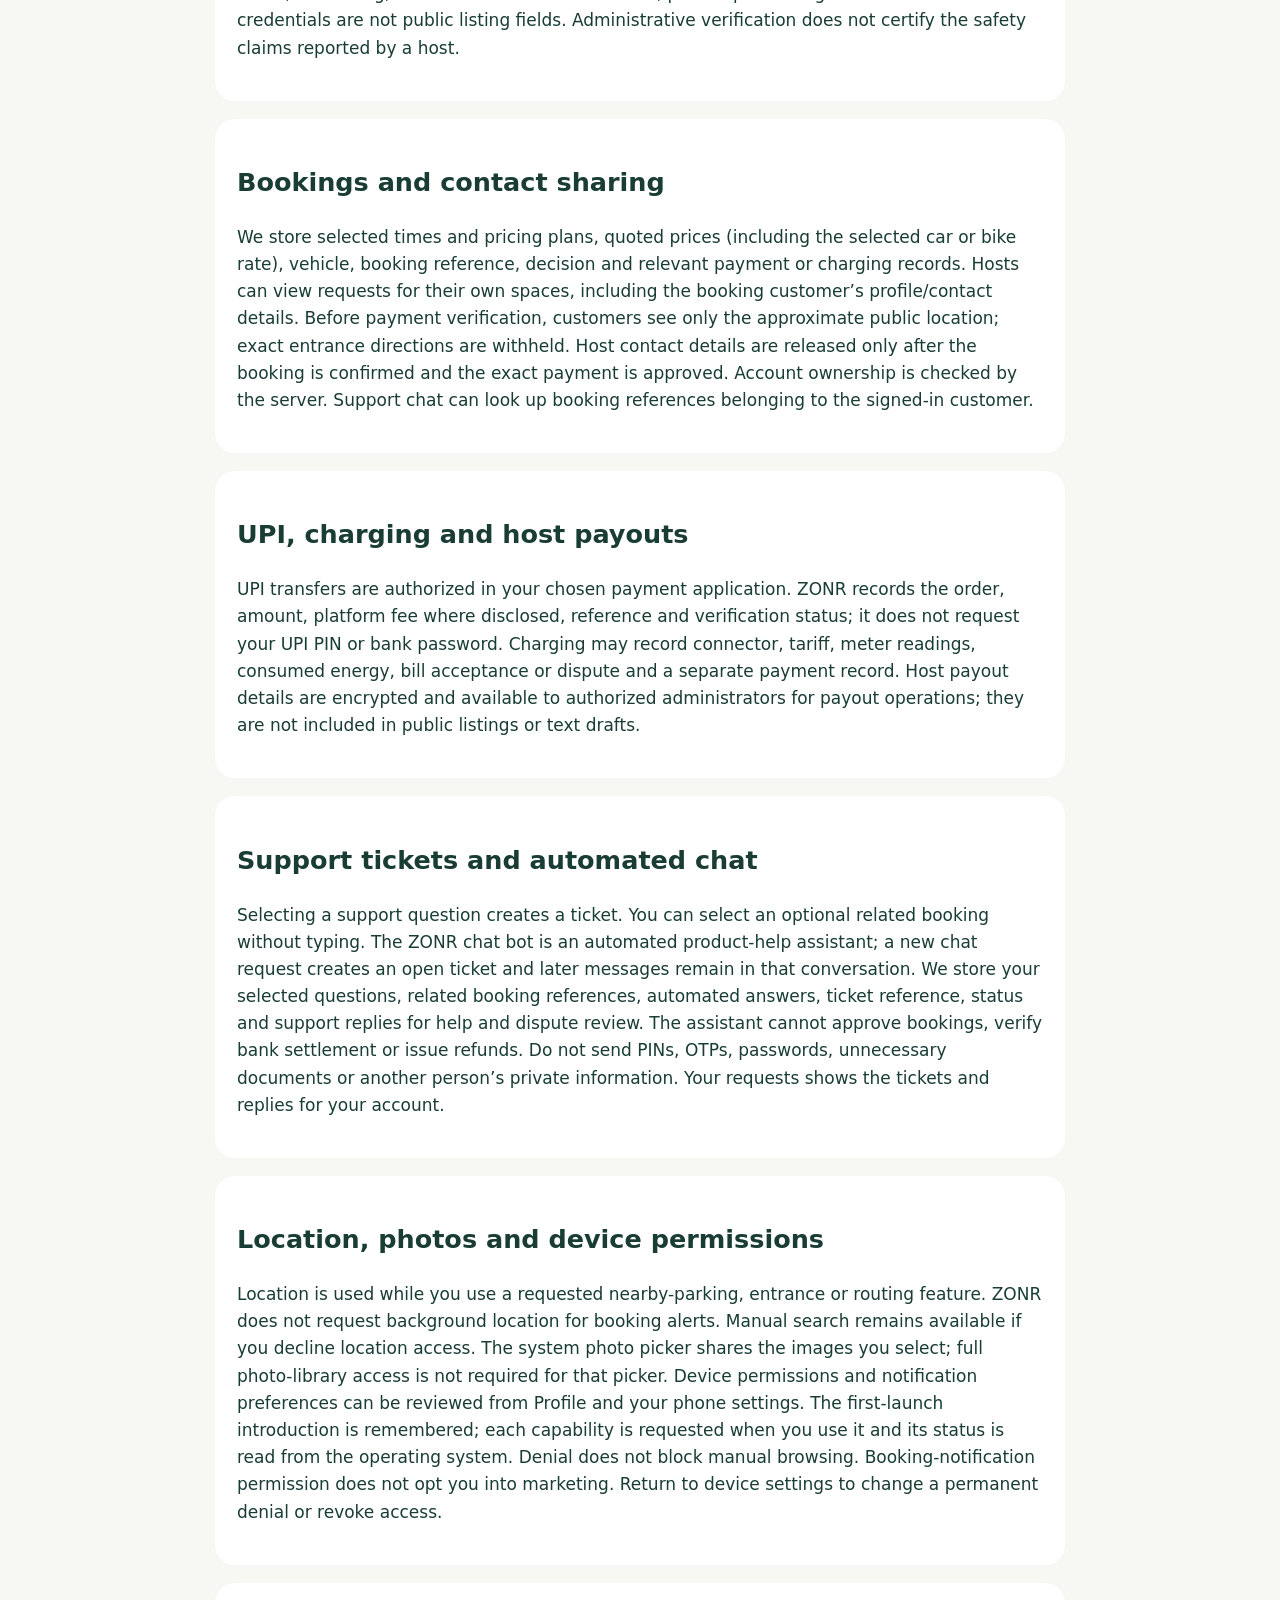
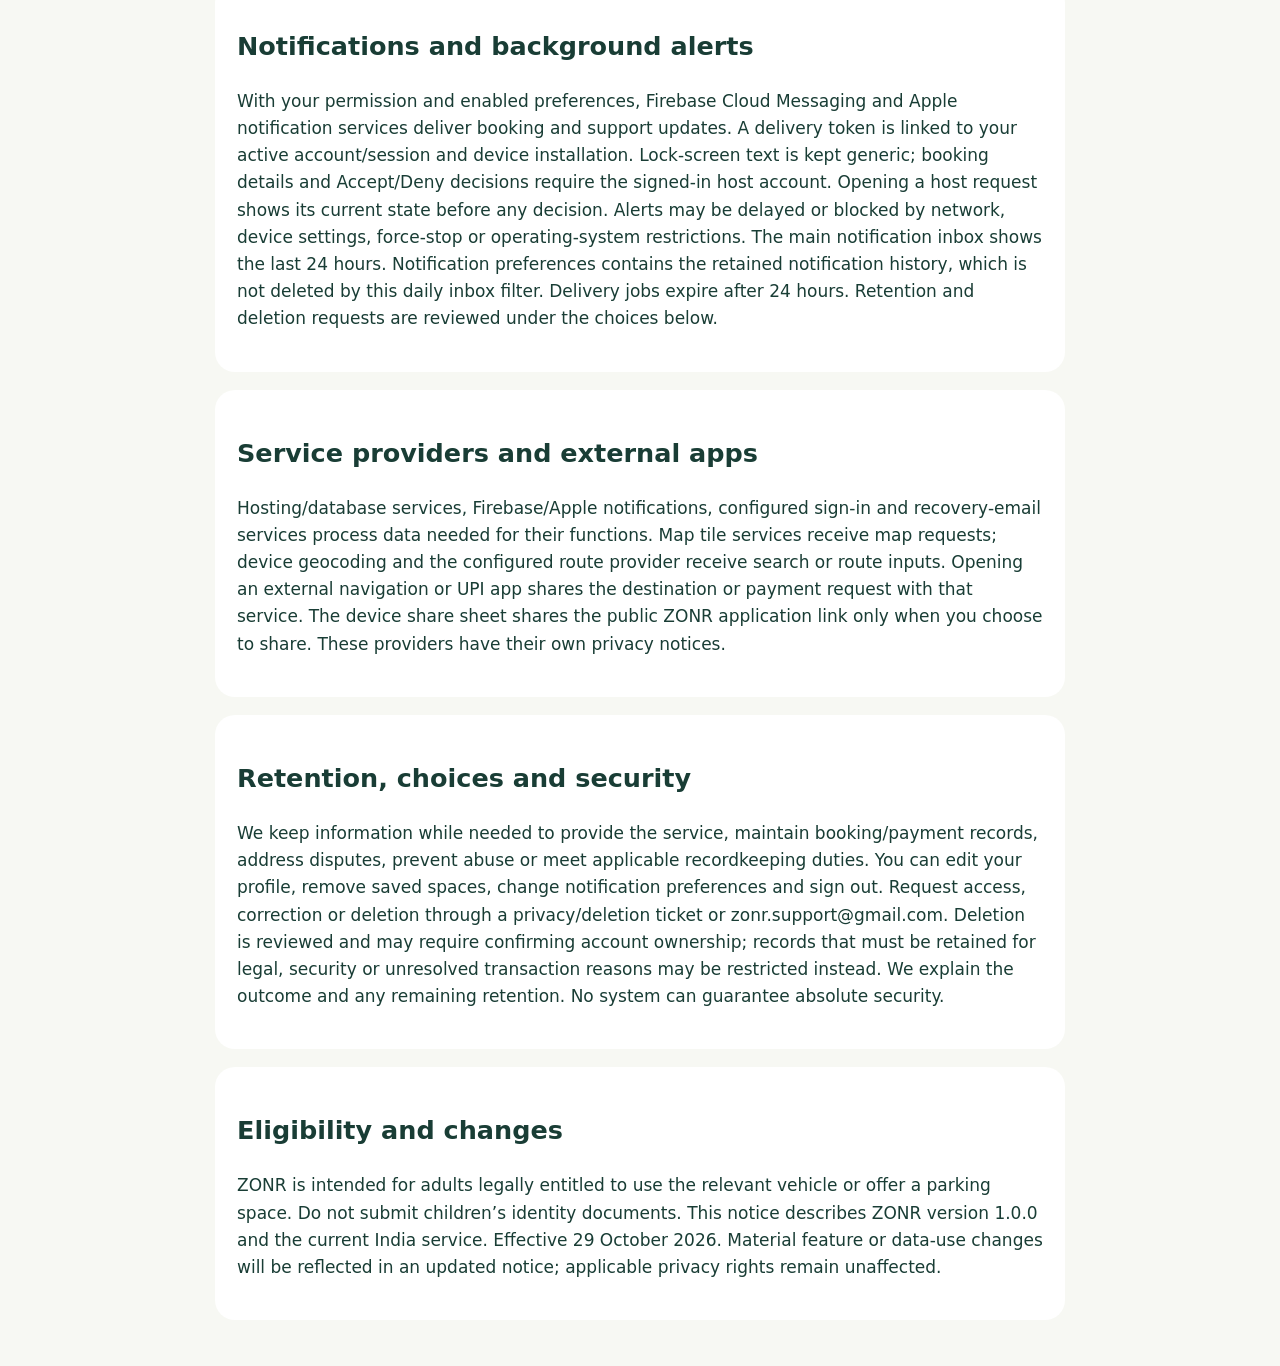
<file: app/privacy/index.html>
<!doctype html><html lang="en"><head><meta charset="utf-8"><meta name="viewport" content="width=device-width,initial-scale=1"><title>ZONR · Privacy policy</title><style>body{font:17px/1.6 system-ui,sans-serif;background:#f7f8f3;color:#193d35;margin:0}main{max-width:850px;margin:auto;padding:28px}section{background:white;padding:22px;border-radius:20px;margin:18px 0}a{color:#006250}</style></head><body><main><a href="/app/">ZONR</a><h1>Privacy policy</h1><p>Wildarion Technologies · Effective 29 October 2026 · India · 1.0.0</p><section><h2>Cash payments, weekly settlement and records</h2><p>Cash bookings: when available, choosing Pay by cash authorizes the confirmed booking QR, host contact and entrance directions without representing a bank-verified online payment. The customer pays the entire displayed total, including service cost, directly to the host on arrival. The host scans the booking QR and records full cash collection. The service cost enters the host weekly ledger, due the following Monday (IST). Hosts transfer the exact reported service-cost amount to ZONR and submit a 12-digit bank reference. An administrator independently verifies receipt before settling only the bookings covered by that report. Reporting alone never clears a balance; later dues and financial history remain. Measured EV energy is a separate bill. Before cash is collected, cancellation creates no cash refund or service-cost debt; after arrival or collection contact support for any cancellation, refund, incident or statutory-remedy review. ZONR does not debit the host bank account automatically.</p></section><section><h2>Approved booking date and time changes</h2><p>For an eligible future booking after payment or cash selection, the customer may request another arrival date/time for the same duration and agreed price. The original reservation stays active while the request is pending. Only the authorized host may approve or deny it. Approval checks current opening hours, space capacity and reserved-charger availability, updates the booked times and replaces the entry pass. Denial leaves the original slot unchanged. Changes after arrival, during a charging session or after the original start require support.</p></section><section><h2>Applicable privacy law and your rights</h2><p>We process personal information under applicable Indian law, including the Information Technology Act, 2000 and applicable rules, and the Digital Personal Data Protection Act, 2023 and its rules to the extent commenced and applicable. Our Terms explain contract and service responsibilities; this Privacy policy explains data handling and does not make consent to a liability waiver a condition of a privacy request. Non-waivable statutory rights remain available.</p></section><section><h2>Incident reports, evidence and dispute records</h2><p>If you report damage, theft, an unsafe space, charging problems or a host-customer dispute, ZONR may process the relevant booking reference, contact details, dates, account messages, incident description, voluntarily supplied evidence and payment records to investigate, provide support, prevent fraud and meet legal requirements. Share only information needed for the incident; avoid unrelated people, identity documents or private credentials. Relevant information may be shared with the affected host or customer, authorized service staff, insurers or competent authorities where necessary and lawful. Private licence/RC images, saved bay notes and exact GPS are not automatically disclosed to the other party merely because a complaint was filed. We assess the request and legal basis, limit access, and retain records only for service, dispute, security or applicable legal needs. Use zonr.support@gmail.com or Your requests for access, correction, deletion or concerns.</p></section><section><h2>Host controls, EV discovery and operational accounting</h2><p>Hosts can search their own listings and pause new reservations without deleting existing bookings. Owner-paused approved listings may be resumed after current eligibility checks; administrator suspensions require team review. EV discovery uses published charger capabilities, optional foreground location and account-owned favourites. EV reservations record compatible vehicle and connector requirements and reserve the configured port capacity for the requested window. Availability is an estimate, not a live hardware signal. Authorized administrators can inspect scoped host and customer records and separated verified spending, host entitlement, recorded transfers, pending payouts and platform-fee totals. These totals do not expose private bay notes or represent automated bank settlement.</p></section><section><h2>Device access, availability and download counts</h2><p>First launch offers system-controlled location, notification, microphone and camera permission setup. The device owner can refuse or revoke access. Photos can be captured with the camera or selected individually. Nearby-first ordering uses the selected area or available location; filters override the browsing scope and availability is checked before booking. Server or provider failures can occur even with internet access. Authorized admins see registered-member totals and APK download-request counts. Anonymous download clicks do not reveal a visitor identity and are not verified installations. Signed-in requests can be associated with that account. Host contact attempts and availability changes are recorded for support. An admin can make an unavailable listing inactive for new bookings; existing bookings remain accessible. The host may request reactivation, which requires team review. Existing cancellation rights remain unchanged.</p></section><section><h2>Shared listings, receipt branding and notifications</h2><p>Sharing a parking space opens the device share sheet with its public listing title, approximate public area, supported plan prices and a listing link. It does not include private host contact or exact entrance details. Recipients can open the public listing page or use ZONR to check current eligibility, price and availability. A listing link never grants account or booking access. Payment history uses readable ZONR reference labels; original transaction IDs and bank references are retained for reconciliation. A company logo may be uploaded by an authorized administrator for receipt branding; it does not represent GST registration or payment verification. Notification categories organize account-owned updates; phone alert permission and marketing consent remain separate. Safety and the User Manual describe product safeguards and their limits, not insurance, emergency response or a security guarantee.</p></section><section><h2>English parking assistant and voice</h2><p>ZONR AI currently uses structured English rules over published listing data; no external language model is connected. It can search and explain supported features, but cannot independently book, pay, cancel, refund or verify a bank transfer. Availability is an estimate rechecked before booking. Search request text is processed by ZONR; the search endpoint stores aggregate request counts, not conversation text. Support-ticket conversations remain a separate retained support feature. Optional Android English speech uses the installed recognition service and may send audio to that provider when on-device recognition is unavailable. Capture starts when you tap the microphone and Android permits access; tap the same microphone again to stop. ZONR does not save audio. Review the transcript before searching. Voice-search replies are spoken using an installed English system text-to-speech voice and can be stopped or replayed; the voice provider may use its network service when an offline voice is unavailable. Typed requests remain text replies. On older ZONR servers without the assistant endpoint, the app can perform read-only English filtering over fresh public listing data; authorization and payment actions remain on the server. Microphone access is optional; text search remains available.</p></section><section><h2>Private saved vehicle location</h2><p>Find My Vehicle stores the floor, section, bay, notes, selected photo and optional GPS point you save against your own booking. These details are restricted to the booking customer and are not published to other customers or hosts. Notes are manually entered; GPS is approximate and no precise indoor positioning is provided. You can update or clear saved details; account deletion and statutory retention requests follow the retention policy. Walking directions open an external map service with the saved destination. A current confirmed bank-verified booking with arrival successfully recorded by an authorized host QR scan is required to retrieve or save active-session details. Clearing saved details remains available for privacy.</p></section><section><h2>Availability, repeat bookings and receipts</h2><p>Live listing availability comes from booking reservations and host-recorded arrivals/charging sessions, not connected parking sensors. Missing or stale values are labelled and do not guarantee a bay. Repeat booking starts a new request using current listing prices, eligibility and capacity; old payments are not reused. Receipts are available through Profile payment history after bank verification and retain the transaction snapshot. Payment history also lists pending, failed and refunded attempts for your account. Booking payment actions open this same history flow. Reporting I HAVE PAID only requests bank review and never confirms receipt of funds. Refund status is shown separately without rewriting the original receipt. Authorized administrators can review transaction receipts and arrival status; private vehicle photos, GPS and notes are not included in their booking overview. GST collection is disabled while supplier registration and applicable service/place-of-supply/accounting rules are unverified. No GST registration or professional compliance certification is represented. Draft tax settings do not activate collection or increase an existing transaction.</p></section><section><h2>GST and price transparency</h2><p>GST collection is disabled because supplier registration and service treatment have not been verified. Payment receipts retain the original parking charge, platform fee, bank-verification status and supplier identity snapshot. Draft tax settings and calculation tests do not constitute active GST invoicing or registration. Any future activation requires verified registration, service classification, place-of-supply collection, accounting review and an updated applicable notice.</p></section><section><h2>Payment verification, cancellations and feedback</h2><p>The receiving account is SARVESH MARAN.M, UPI zonrmsm@ptyes. We store the selected payment order, declared payment report, optional bank reference, verification decision and cancellation/refund records to operate payments and resolve disputes. The new-booking customer cancellation rule is a 50% refund of the verified parking payment and platform fee, subject to the Cancellation policy and statutory remedies. After the booked time ends, customers and hosts are asked for feedback and star ratings; their comments, ratings, booking association and moderation history are retained for reputation and dispute review. Exact route access and host phone details are released to the booking customer after payment verification, eligible cash selection, or where charges are fully covered.</p></section><section><h2>Nearby discovery and support conversations</h2><p>With location access, ZONR uses your foreground location to center the map and filter Explore and Search within your selected distance. Optional reverse geocoding provides city, district and state labels; nearby distance results remain usable if an address cannot be resolved. You can browse manually or select All locations. ZONR does not request background location, contacts or call logs for this feature. Bot conversations, support handoffs and staff replies are stored against your account and ticket so authorized staff can assist you. The automated assistant cannot independently verify a bank transfer. Unknown questions are sent for staff review; a handoff does not guarantee an immediate reply. Never send passwords, OTPs or UPI PINs in chat.</p></section><section><h2>Entry QR and arrival records</h2><p>After a confirmed booking is bank-verified, or its parking and platform charges are fully covered, ZONR can issue an opaque entry QR linked to the booking. Keep it private. Host scans are decoded on the device and checked against the signed-in host, payment state and entry-pass validity window. An administrator can accept a payment before its bank reference is entered, with a separate day-end reference audit. We record the host-confirmed arrival time and later manual payout records for operations and disputes. A scan is a host confirmation, not independent GPS or physical occupancy measurement. Original encrypted recipient details are retained with recorded host transfers for audit.</p></section><section><h2>Profiles, reputation and referrals</h2><p>You may add a profile photo. Signed-in members can see your public profile name, photo, joining date and customer/host star summaries. Ratings are accepted only after the scheduled end of a confirmed booking. A new profile shows a provisional 5 with zero reviews; actual ratings replace that initial value. Administrators can inspect account contact, joining date, orders, vehicle/listing submissions and support records for service and safety operations. Referral attribution links your account to the referring account once you enter its code. We record link visits, APK download requests, attributed signups and qualifying bookings; download requests do not prove an installation or a unique person.</p></section><section><h2>Offers and permissions</h2><p>Promotional phone messages use the Offers and promotions preference. Explicitly enabling phone notifications enables both booking alerts and offers; you can turn either off independently in Notification preferences. Home posters are separate in-app campaigns displayed once per signed-in account and can be dismissed. Administrators may send to all opted-in users or selected opted-in accounts. Notifications are stored in your authenticated inbox. Camera access is requested when you take a photo; the system gallery picker shares only selected photos. Calls open your dialer and do not require contacts, call logs or direct calling access. You may decline access and manage it in device settings.</p></section><section><h2>Operator and contact</h2><p>ZONR is operated by Wildarion Technologies, No. 18, Varriyar Street, Indra Nagar, Poonthotham, Velapadi, Vellore, Tamil Nadu 632001, India. For app support, privacy questions, correction, access or deletion requests, email zonr.support@gmail.com or use Help and support. Company enquiries: wildarion.team@gmail.com.</p></section><section><h2>Account and profile information</h2><p>We use your sign-in identifier, verified provider identifiers where offered, profile name, optional contact phone, saved parking spaces, preferences and account sessions to operate your account. Passwords are stored as hashes; native session tokens use secure device storage. Do not share passwords, reset codes or OTPs with support or other users.</p></section><section><h2>Vehicle and host documents</h2><p>Vehicle review uses the name, residence country, vehicle type, electric-vehicle selection, number plate, licence photo, vehicle registration certificate (RC book) and vehicle photo you submit. Host review uses contact and authority details, parking address and entrance, proof of ownership or permission, listing photos, capacity, opening hours, prices, safety declarations and charger details. Only submit documents and photos you are authorized to share. Private licence, RC and hosting proof images are restricted to authorized administrators.</p></section><section><h2>Public listings and reviews</h2><p>Published parking titles, address, entrance coordinates, photos, opening hours, prices, capacity, accepted vehicles, host-reported CCTV/gate/indoor/outdoor details and charging capabilities can be viewed by other users. A verified-stay review publishes your first profile name, star rating, comment and date. Your email, private proof images and account credentials are not public listing fields. Administrative verification does not certify the safety claims reported by a host.</p></section><section><h2>Bookings and contact sharing</h2><p>We store selected times and pricing plans, quoted prices (including the selected car or bike rate), vehicle, booking reference, decision and relevant payment or charging records. Hosts can view requests for their own spaces, including the booking customer’s profile/contact details. Before payment verification, customers see only the approximate public location; exact entrance directions are withheld. Host contact details are released only after the booking is confirmed and the exact payment is approved. Account ownership is checked by the server. Support chat can look up booking references belonging to the signed-in customer.</p></section><section><h2>UPI, charging and host payouts</h2><p>UPI transfers are authorized in your chosen payment application. ZONR records the order, amount, platform fee where disclosed, reference and verification status; it does not request your UPI PIN or bank password. Charging may record connector, tariff, meter readings, consumed energy, bill acceptance or dispute and a separate payment record. Host payout details are encrypted and available to authorized administrators for payout operations; they are not included in public listings or text drafts.</p></section><section><h2>Support tickets and automated chat</h2><p>Selecting a support question creates a ticket. You can select an optional related booking without typing. The ZONR chat bot is an automated product-help assistant; a new chat request creates an open ticket and later messages remain in that conversation. We store your selected questions, related booking references, automated answers, ticket reference, status and support replies for help and dispute review. The assistant cannot approve bookings, verify bank settlement or issue refunds. Do not send PINs, OTPs, passwords, unnecessary documents or another person’s private information. Your requests shows the tickets and replies for your account.</p></section><section><h2>Location, photos and device permissions</h2><p>Location is used while you use a requested nearby-parking, entrance or routing feature. ZONR does not request background location for booking alerts. Manual search remains available if you decline location access. The system photo picker shares the images you select; full photo-library access is not required for that picker. Device permissions and notification preferences can be reviewed from Profile and your phone settings. The first-launch introduction is remembered; each capability is requested when you use it and its status is read from the operating system. Denial does not block manual browsing. Booking-notification permission does not opt you into marketing. Return to device settings to change a permanent denial or revoke access.</p></section><section><h2>Notifications and background alerts</h2><p>With your permission and enabled preferences, Firebase Cloud Messaging and Apple notification services deliver booking and support updates. A delivery token is linked to your active account/session and device installation. Lock-screen text is kept generic; booking details and Accept/Deny decisions require the signed-in host account. Opening a host request shows its current state before any decision. Alerts may be delayed or blocked by network, device settings, force-stop or operating-system restrictions. The main notification inbox shows the last 24 hours. Notification preferences contains the retained notification history, which is not deleted by this daily inbox filter. Delivery jobs expire after 24 hours. Retention and deletion requests are reviewed under the choices below.</p></section><section><h2>Service providers and external apps</h2><p>Hosting/database services, Firebase/Apple notifications, configured sign-in and recovery-email services process data needed for their functions. Map tile services receive map requests; device geocoding and the configured route provider receive search or route inputs. Opening an external navigation or UPI app shares the destination or payment request with that service. The device share sheet shares the public ZONR application link only when you choose to share. These providers have their own privacy notices.</p></section><section><h2>Retention, choices and security</h2><p>We keep information while needed to provide the service, maintain booking/payment records, address disputes, prevent abuse or meet applicable recordkeeping duties. You can edit your profile, remove saved spaces, change notification preferences and sign out. Request access, correction or deletion through a privacy/deletion ticket or zonr.support@gmail.com. Deletion is reviewed and may require confirming account ownership; records that must be retained for legal, security or unresolved transaction reasons may be restricted instead. We explain the outcome and any remaining retention. No system can guarantee absolute security.</p></section><section><h2>Eligibility and changes</h2><p>ZONR is intended for adults legally entitled to use the relevant vehicle or offer a parking space. Do not submit children’s identity documents. This notice describes ZONR version 1.0.0 and the current India service. Effective 29 October 2026. Material feature or data-use changes will be reflected in an updated notice; applicable privacy rights remain unaffected.</p></section></main></body></html>
</file>
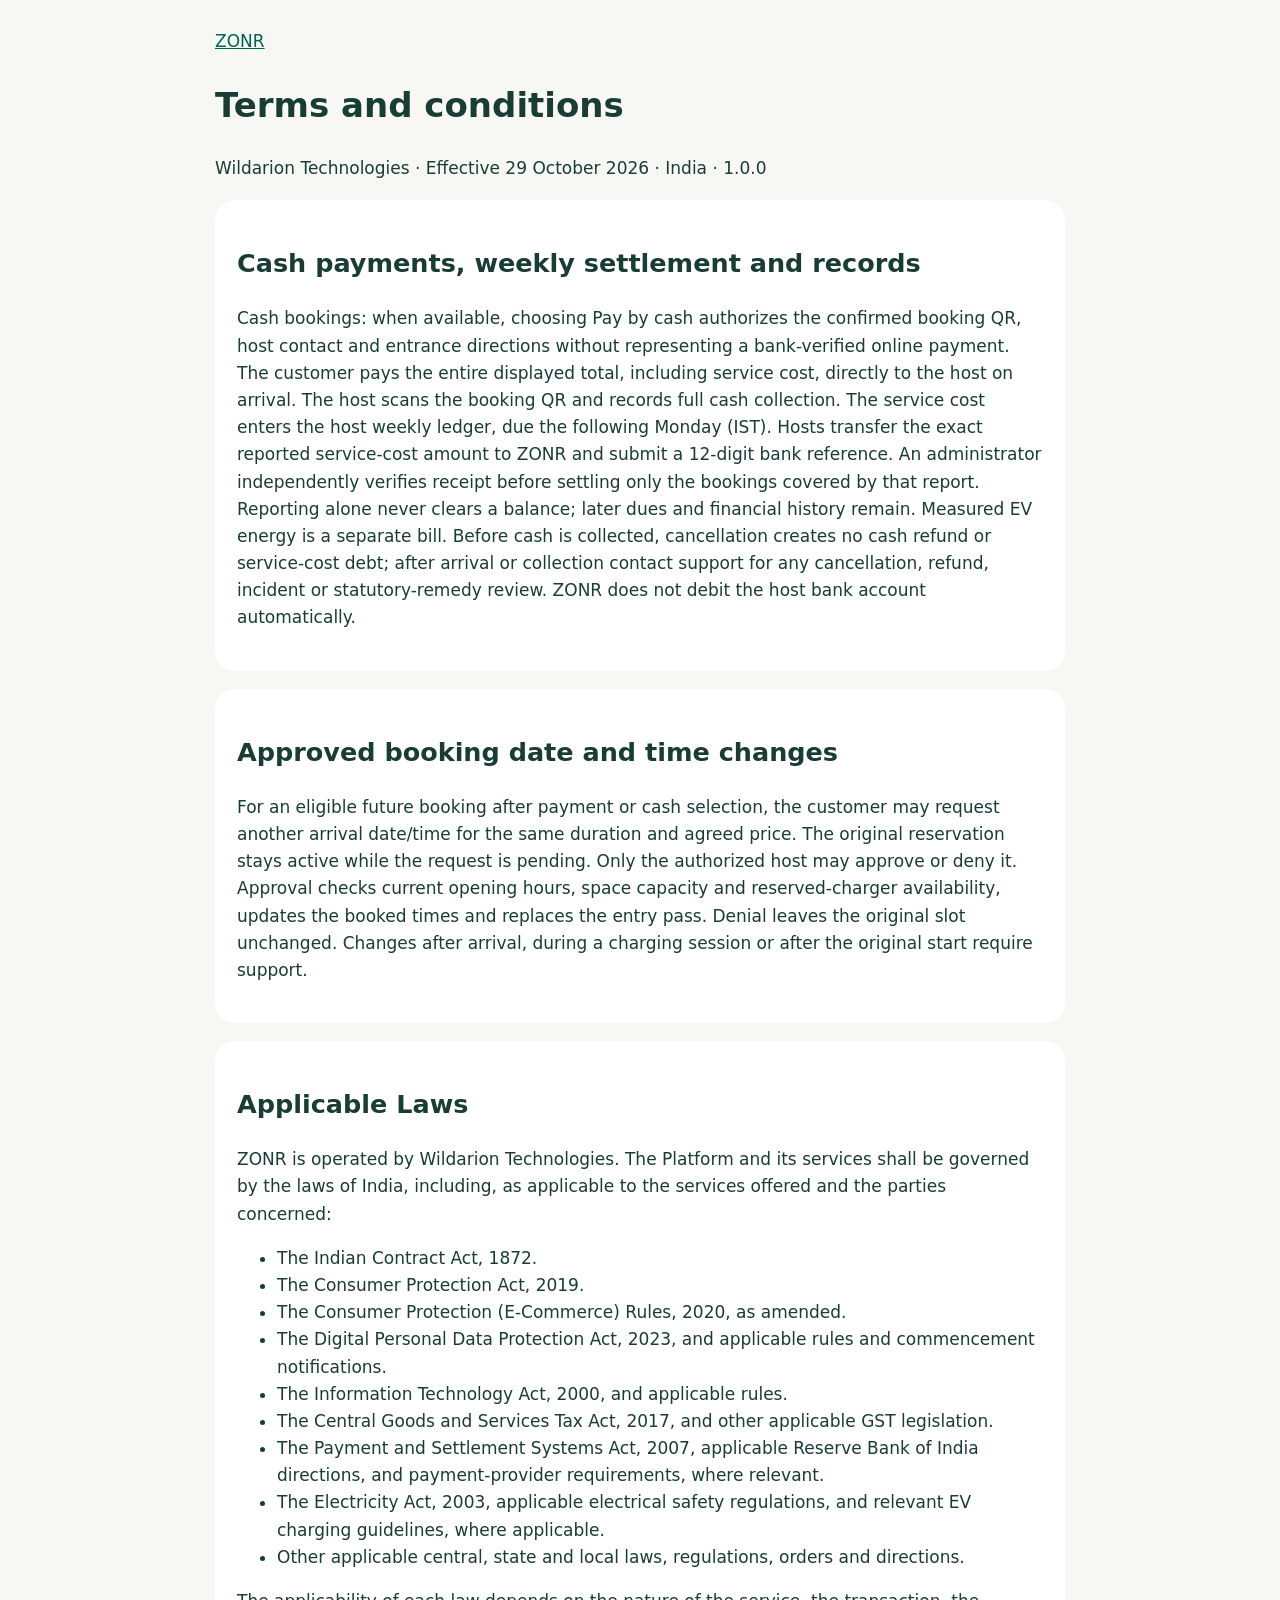
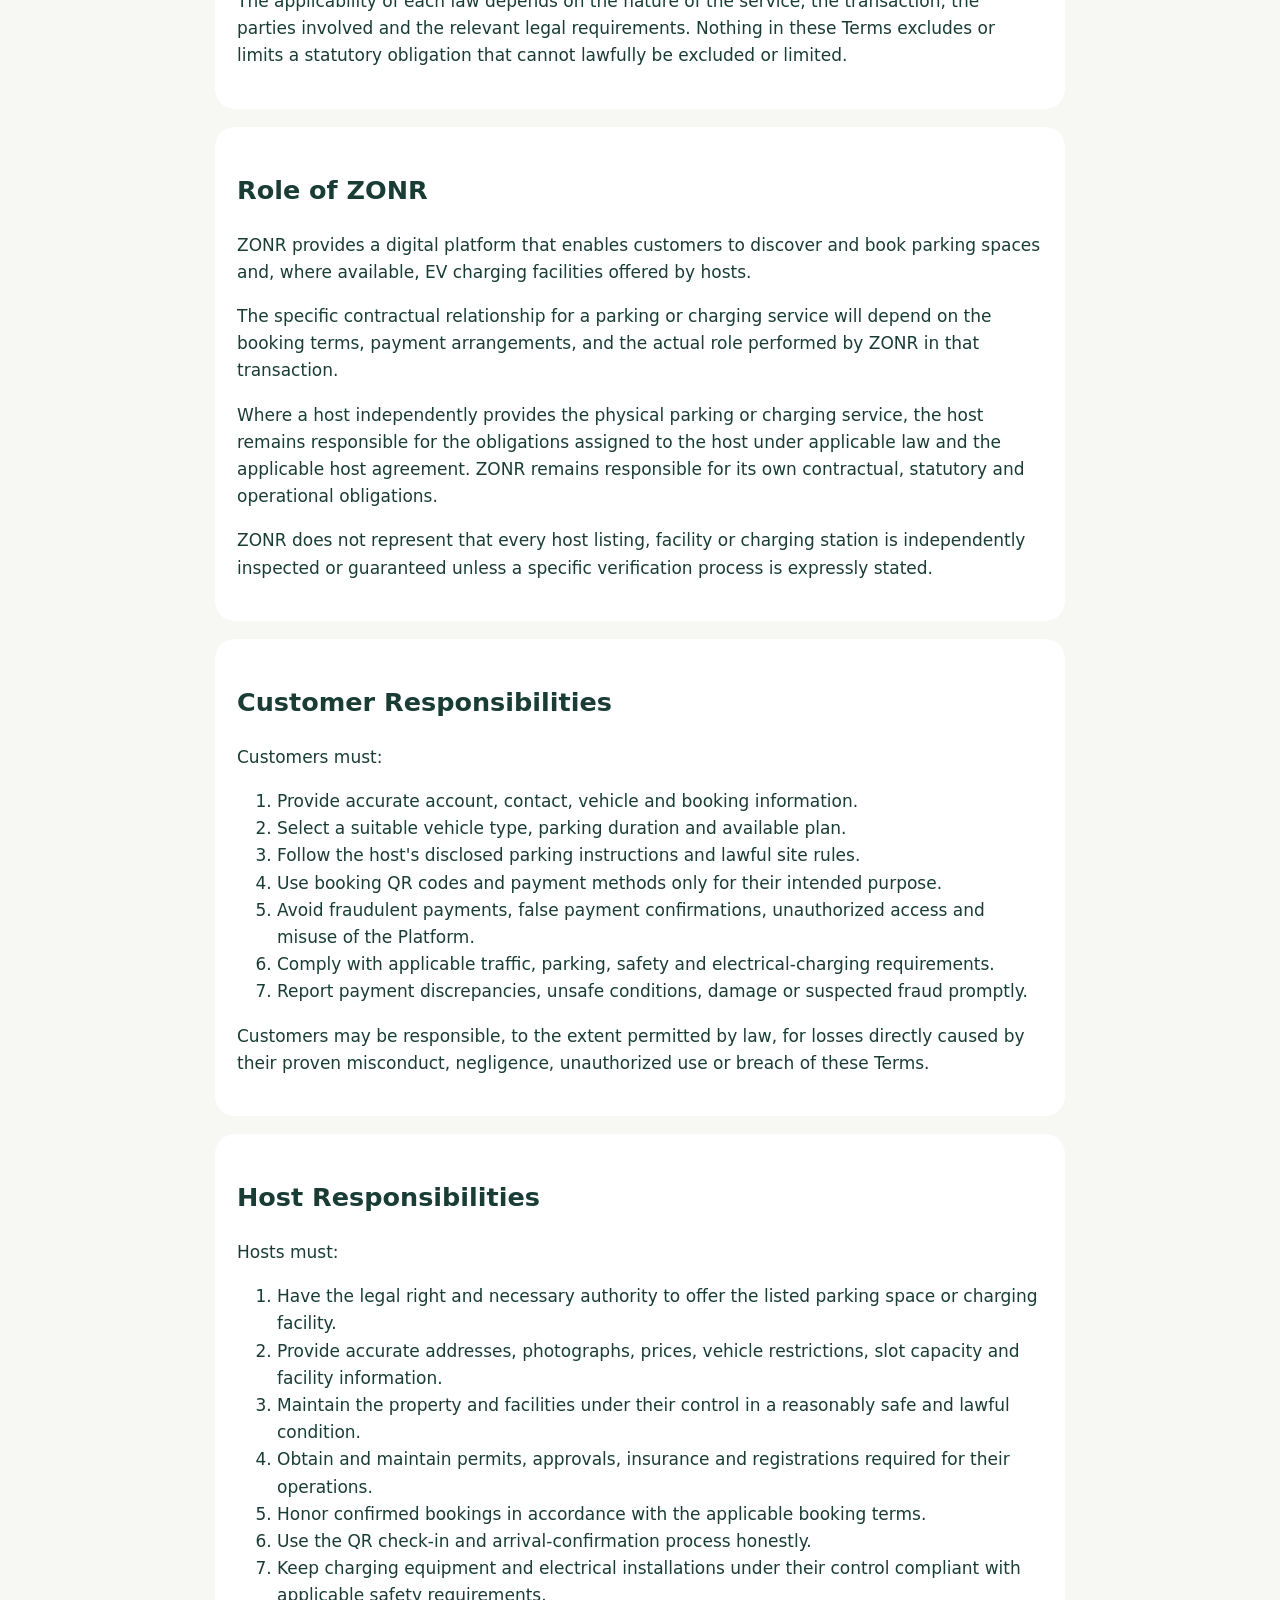
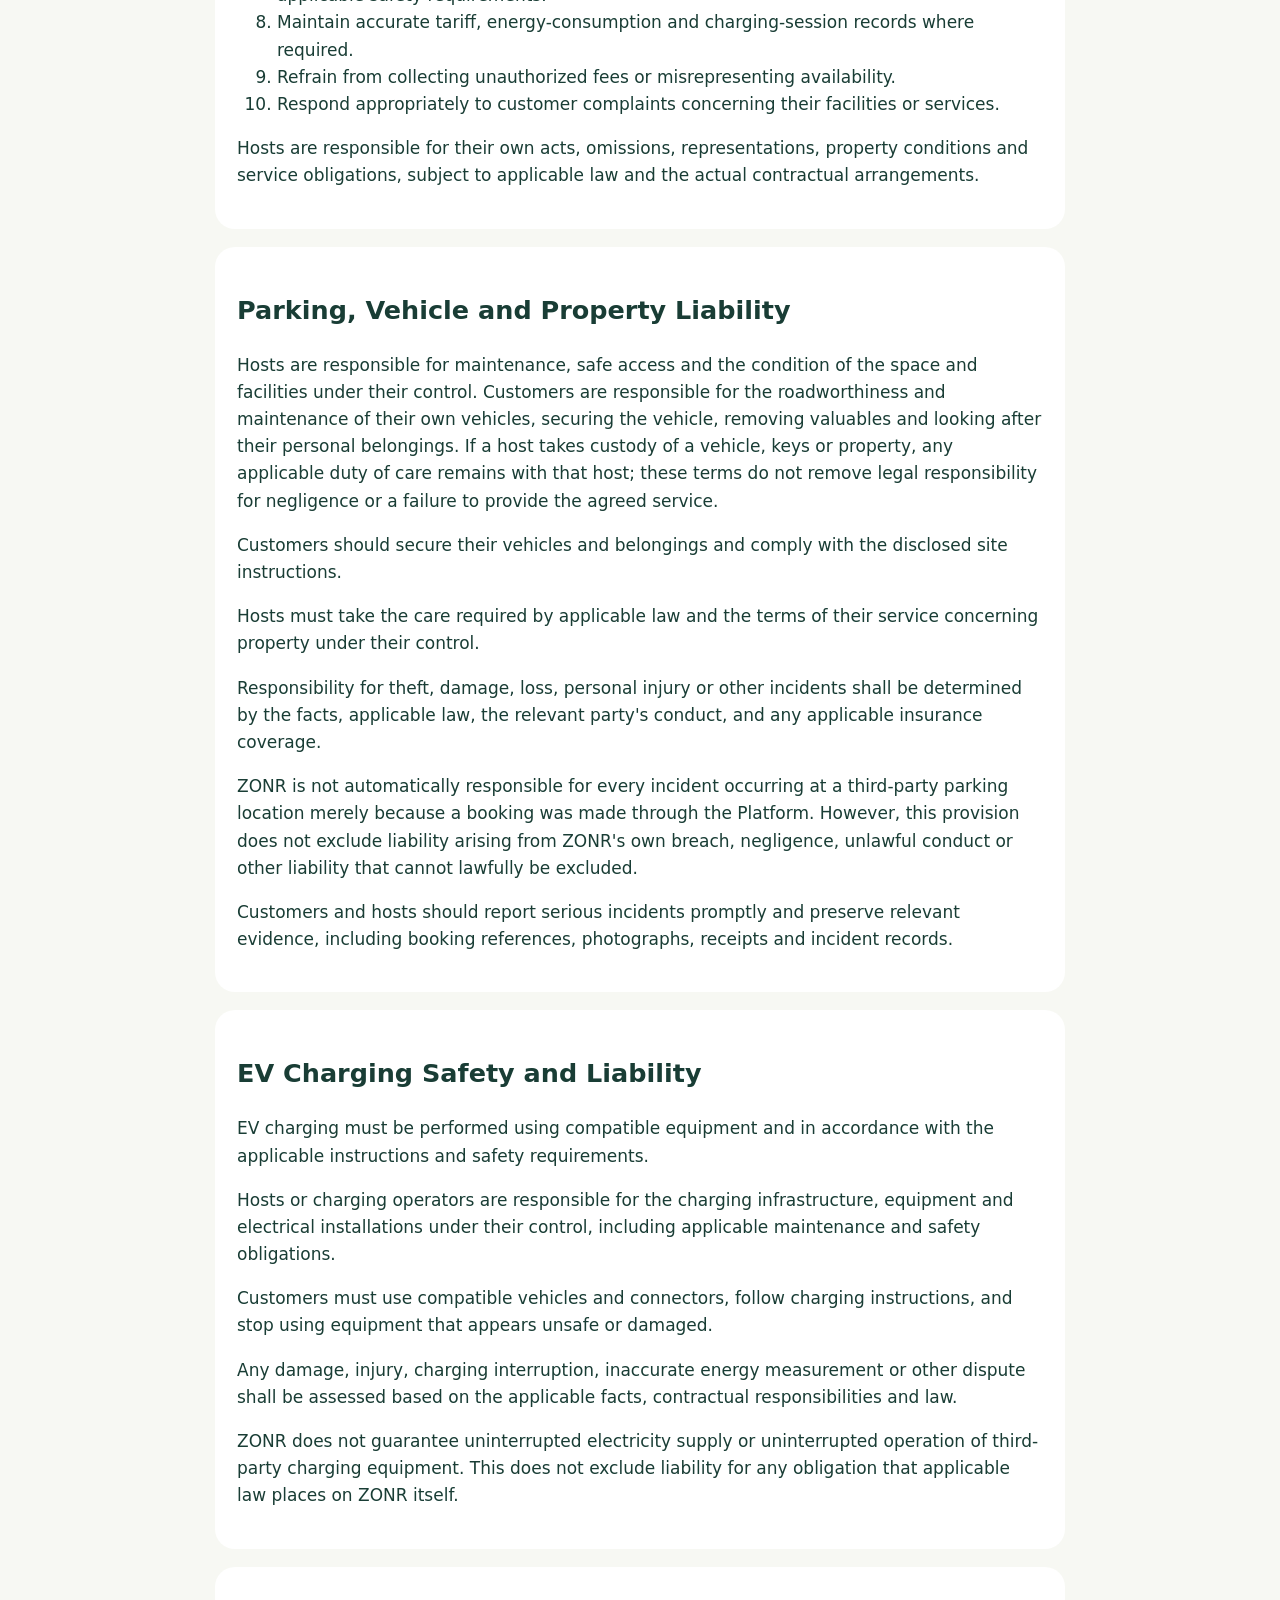
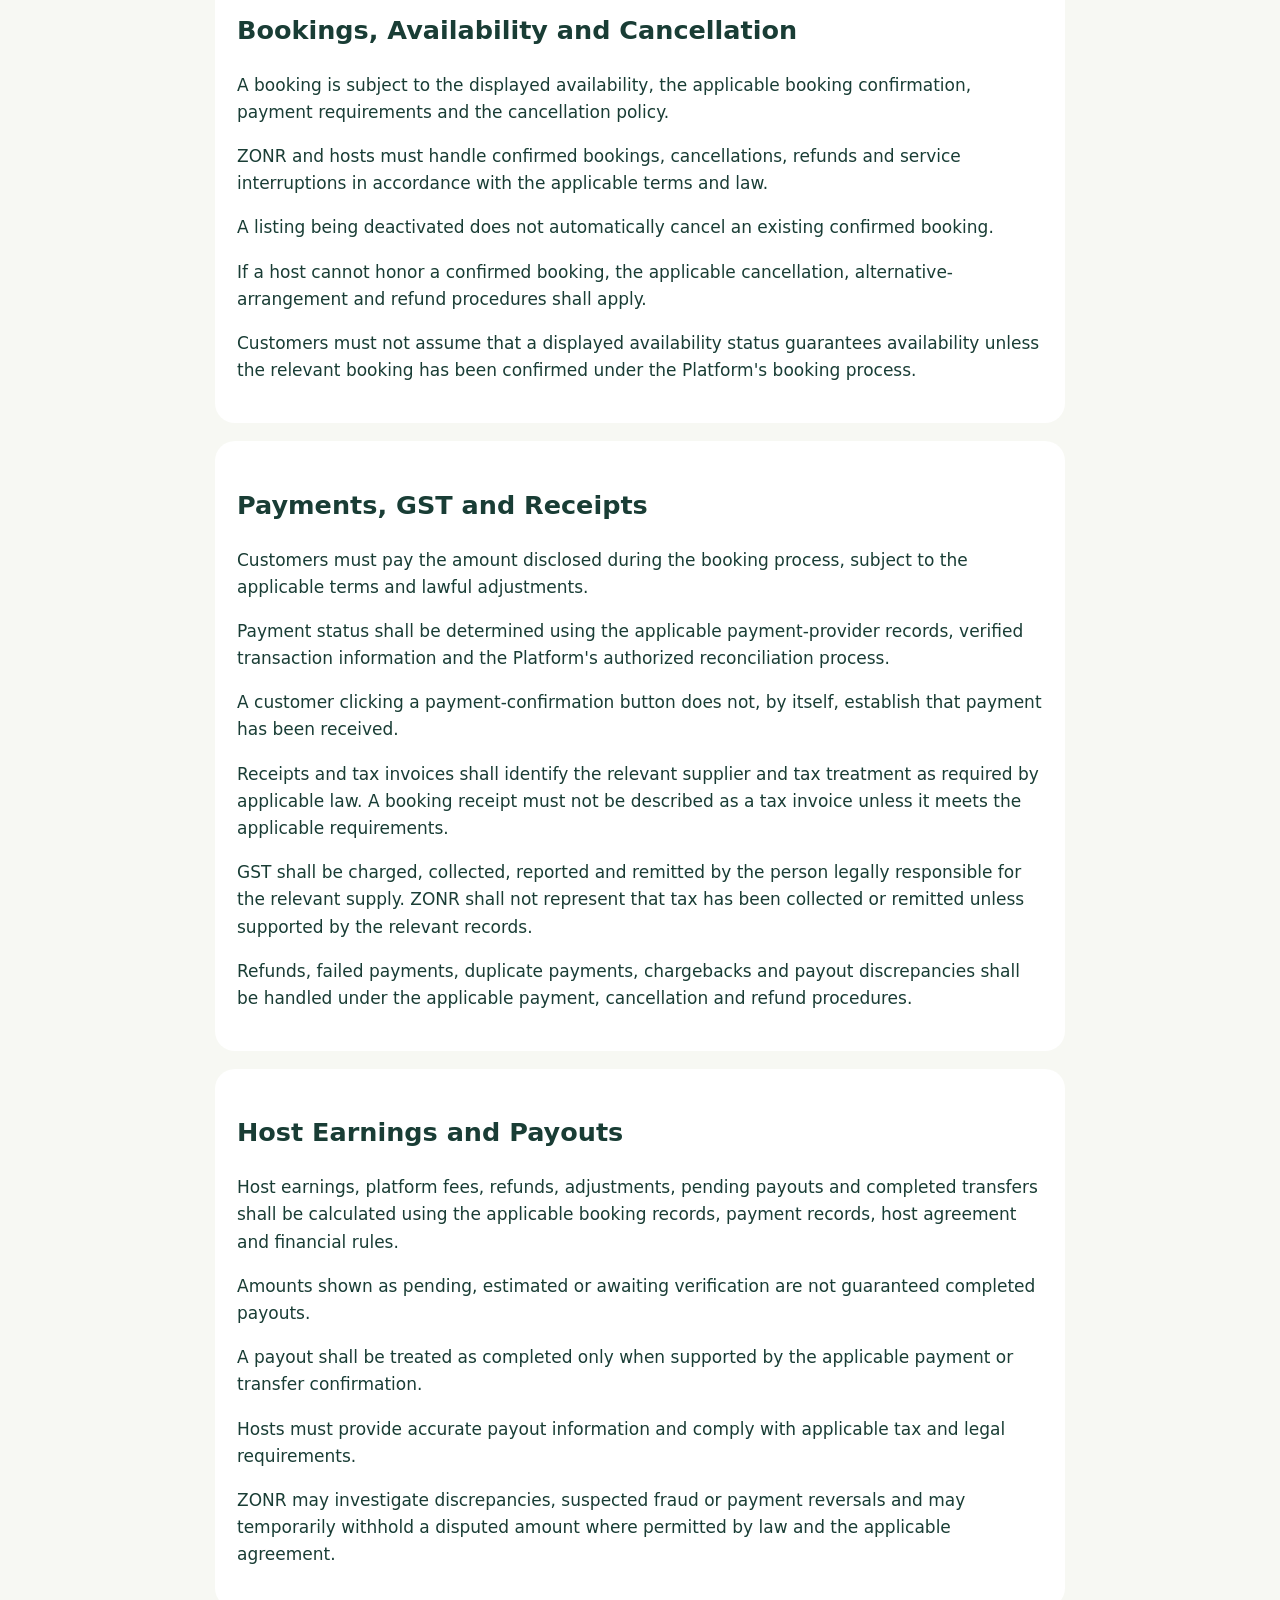
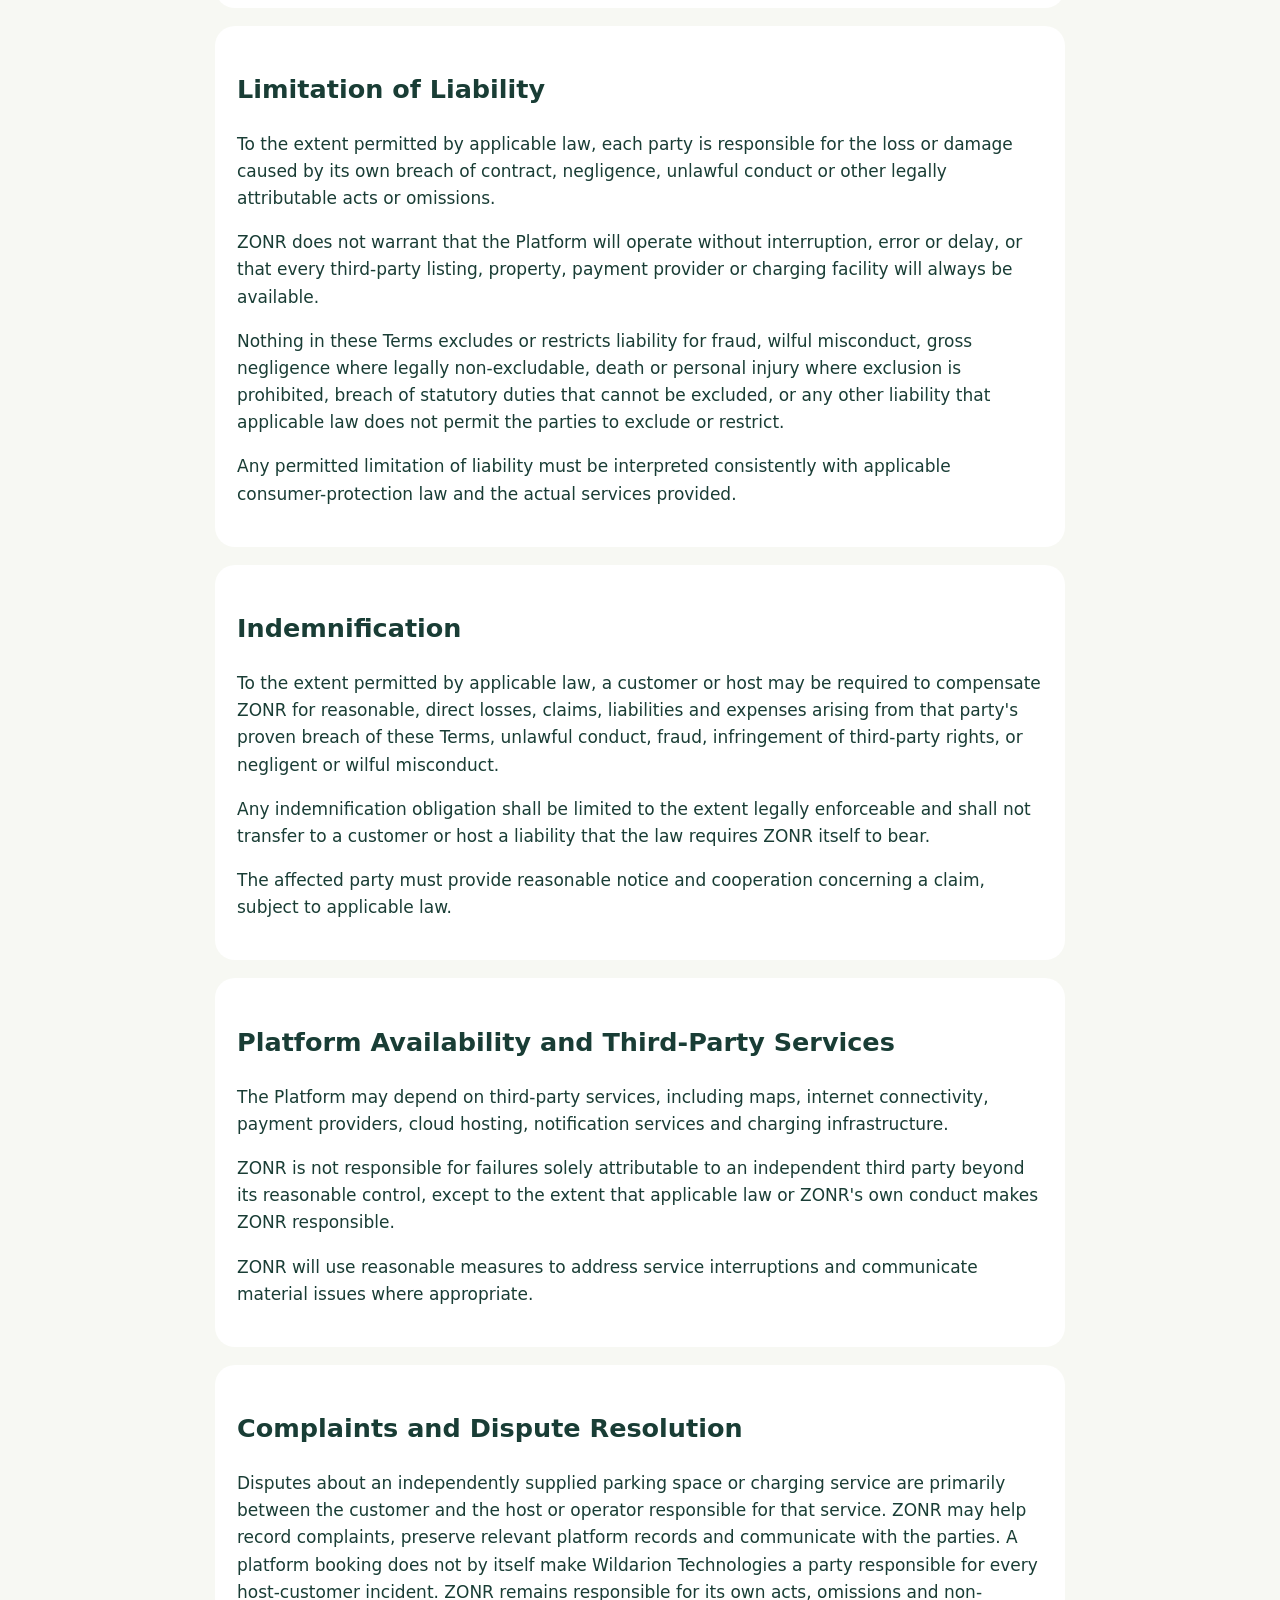
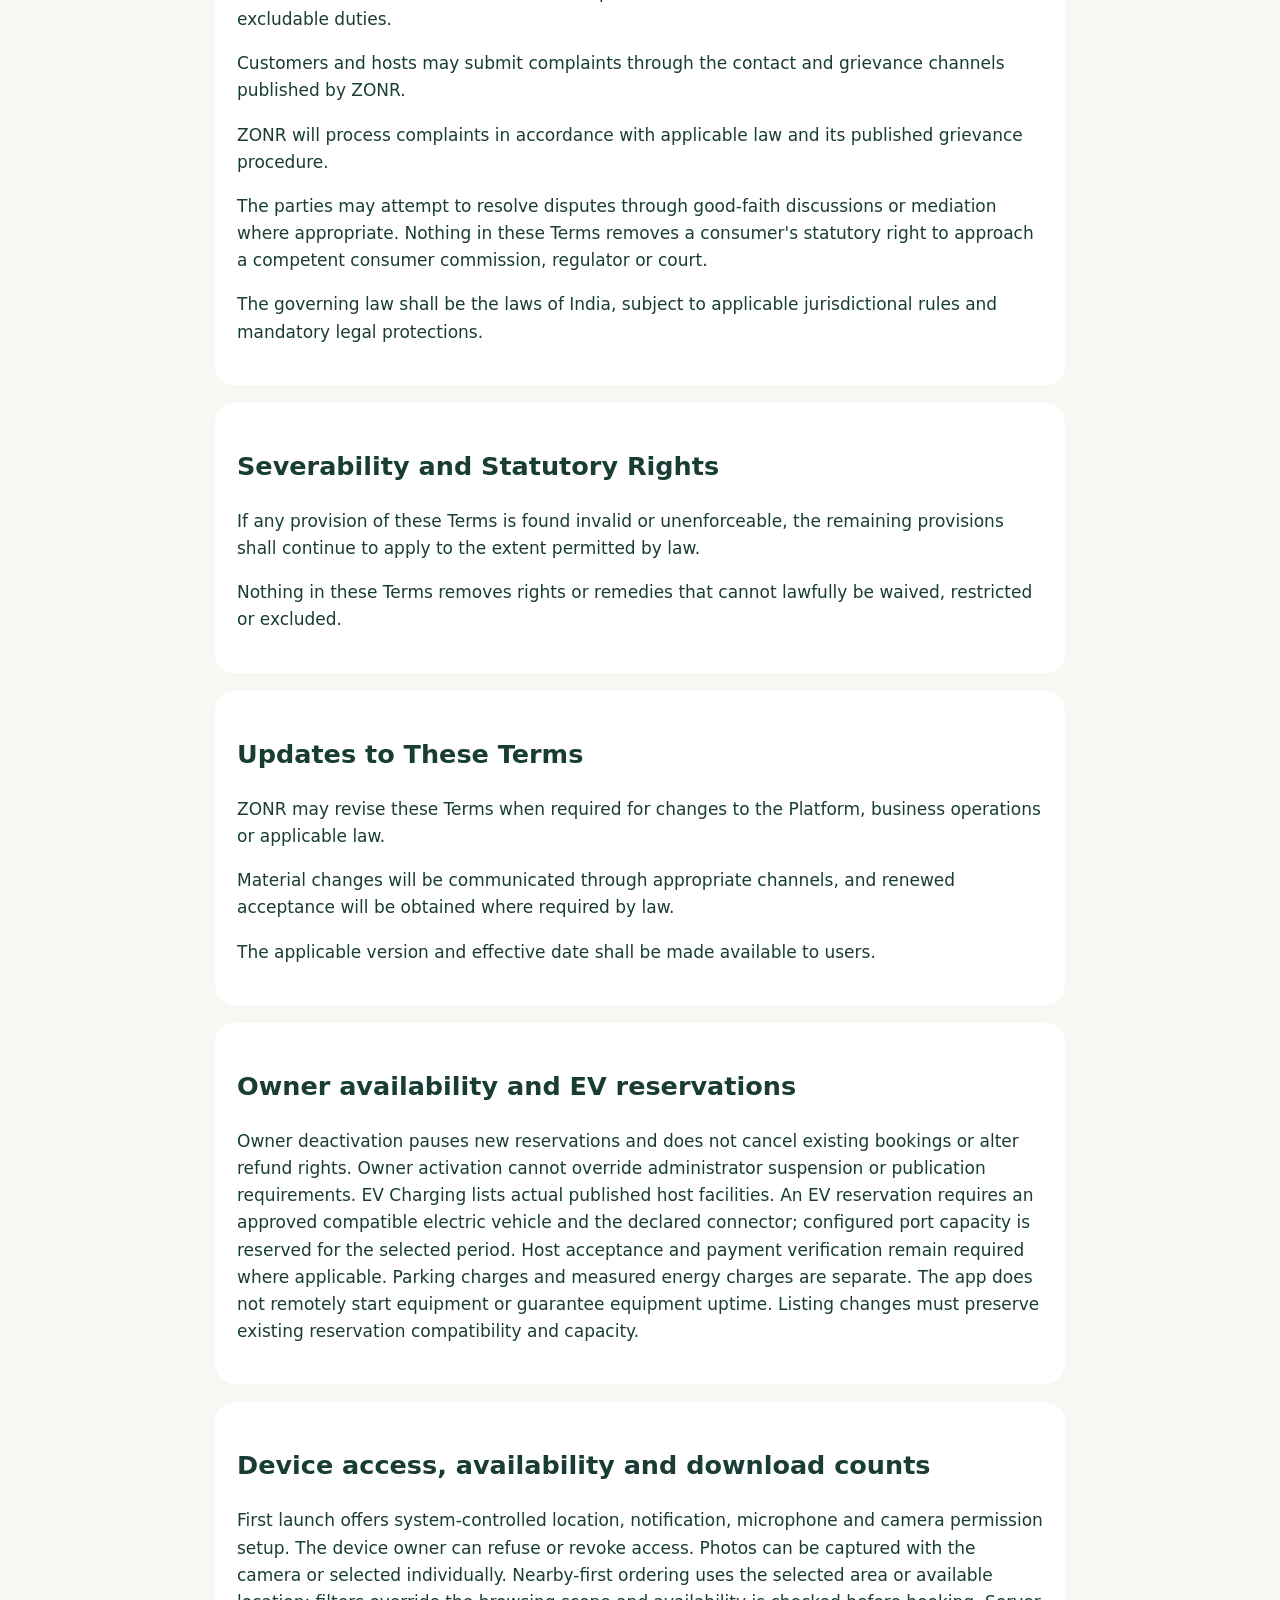
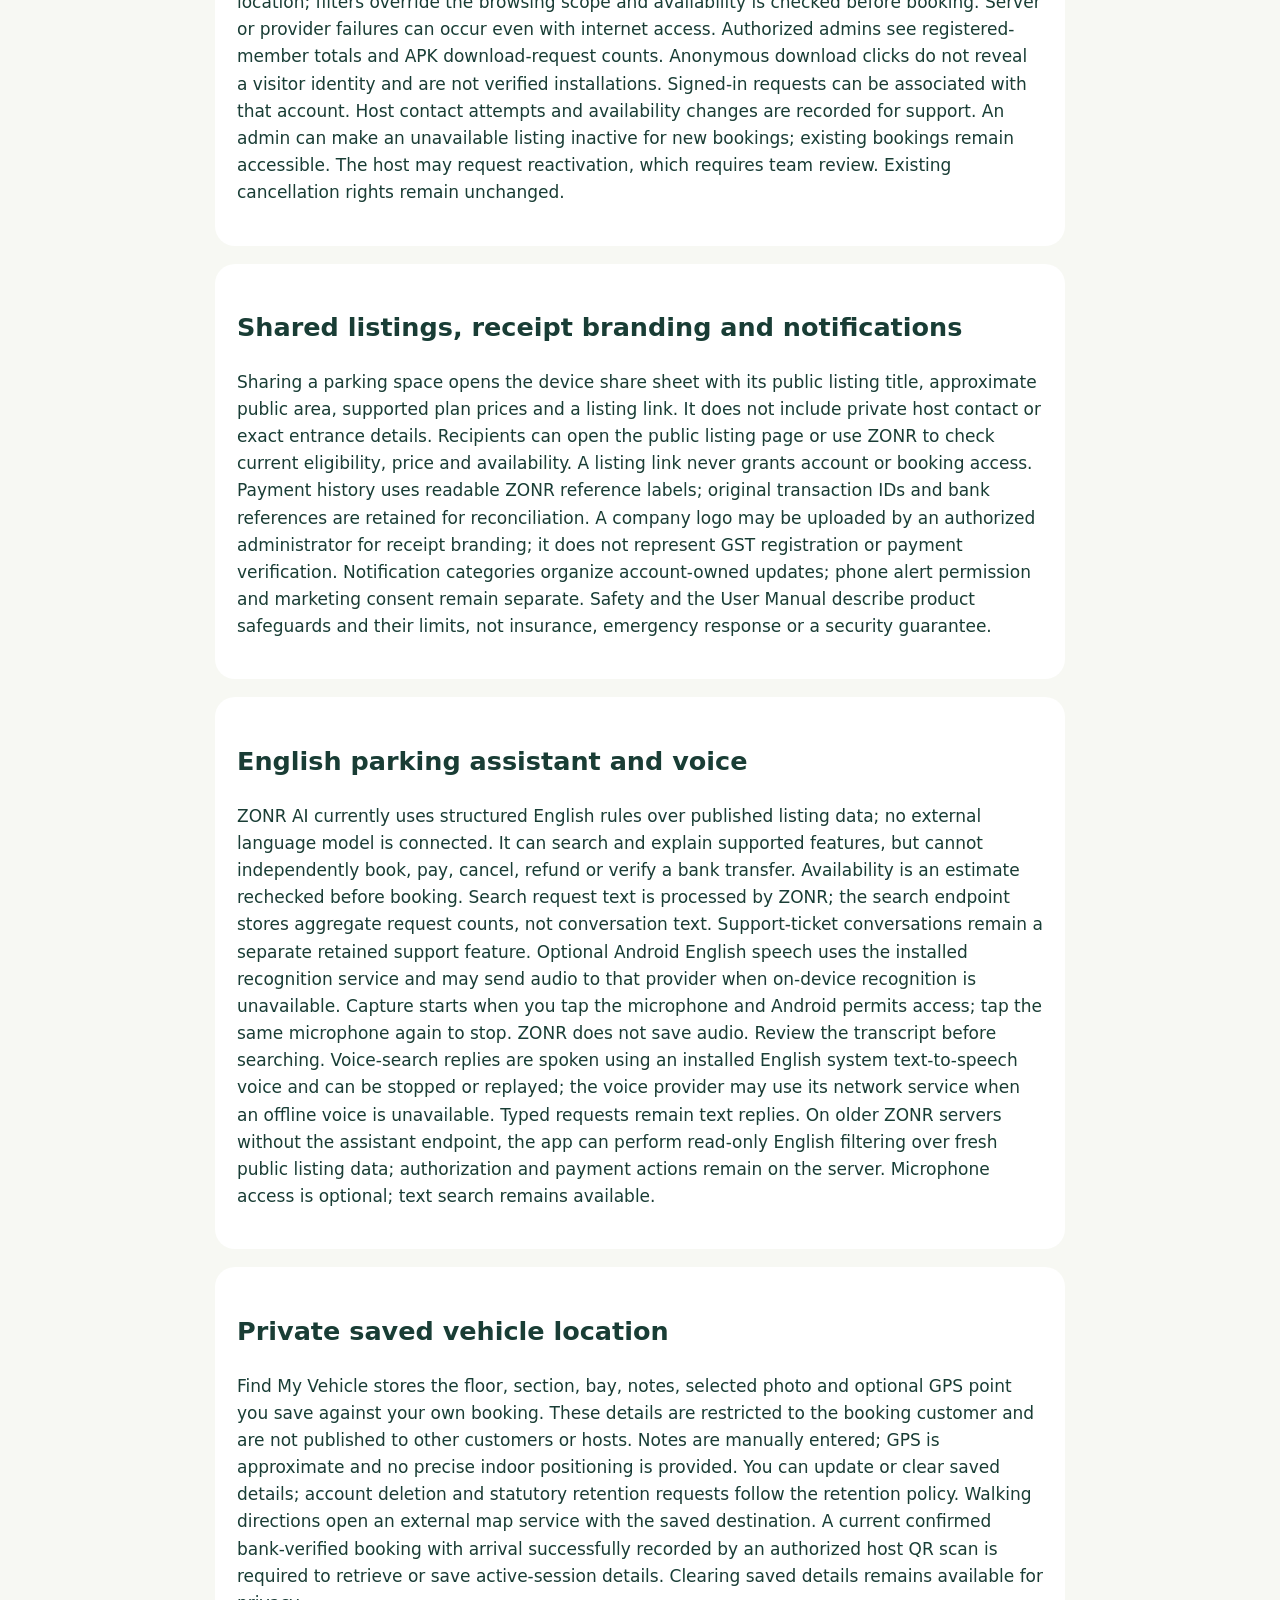
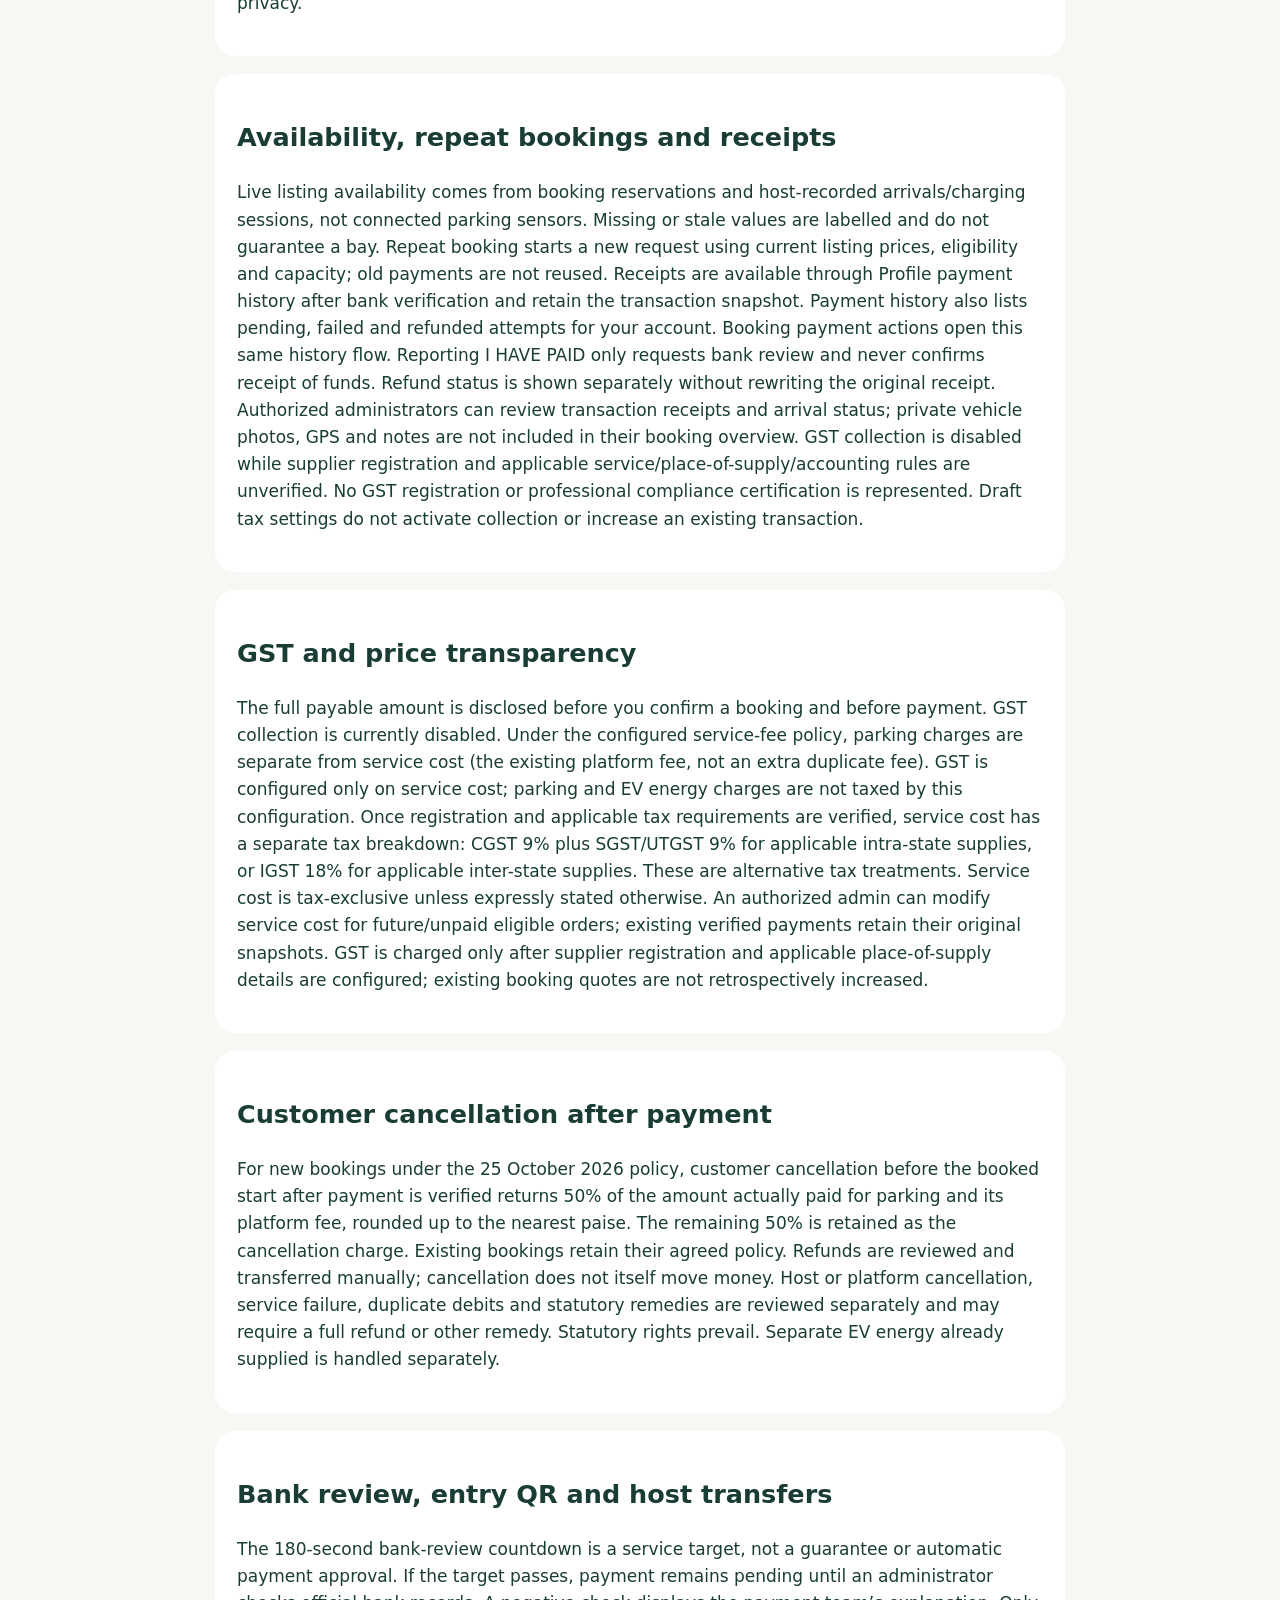
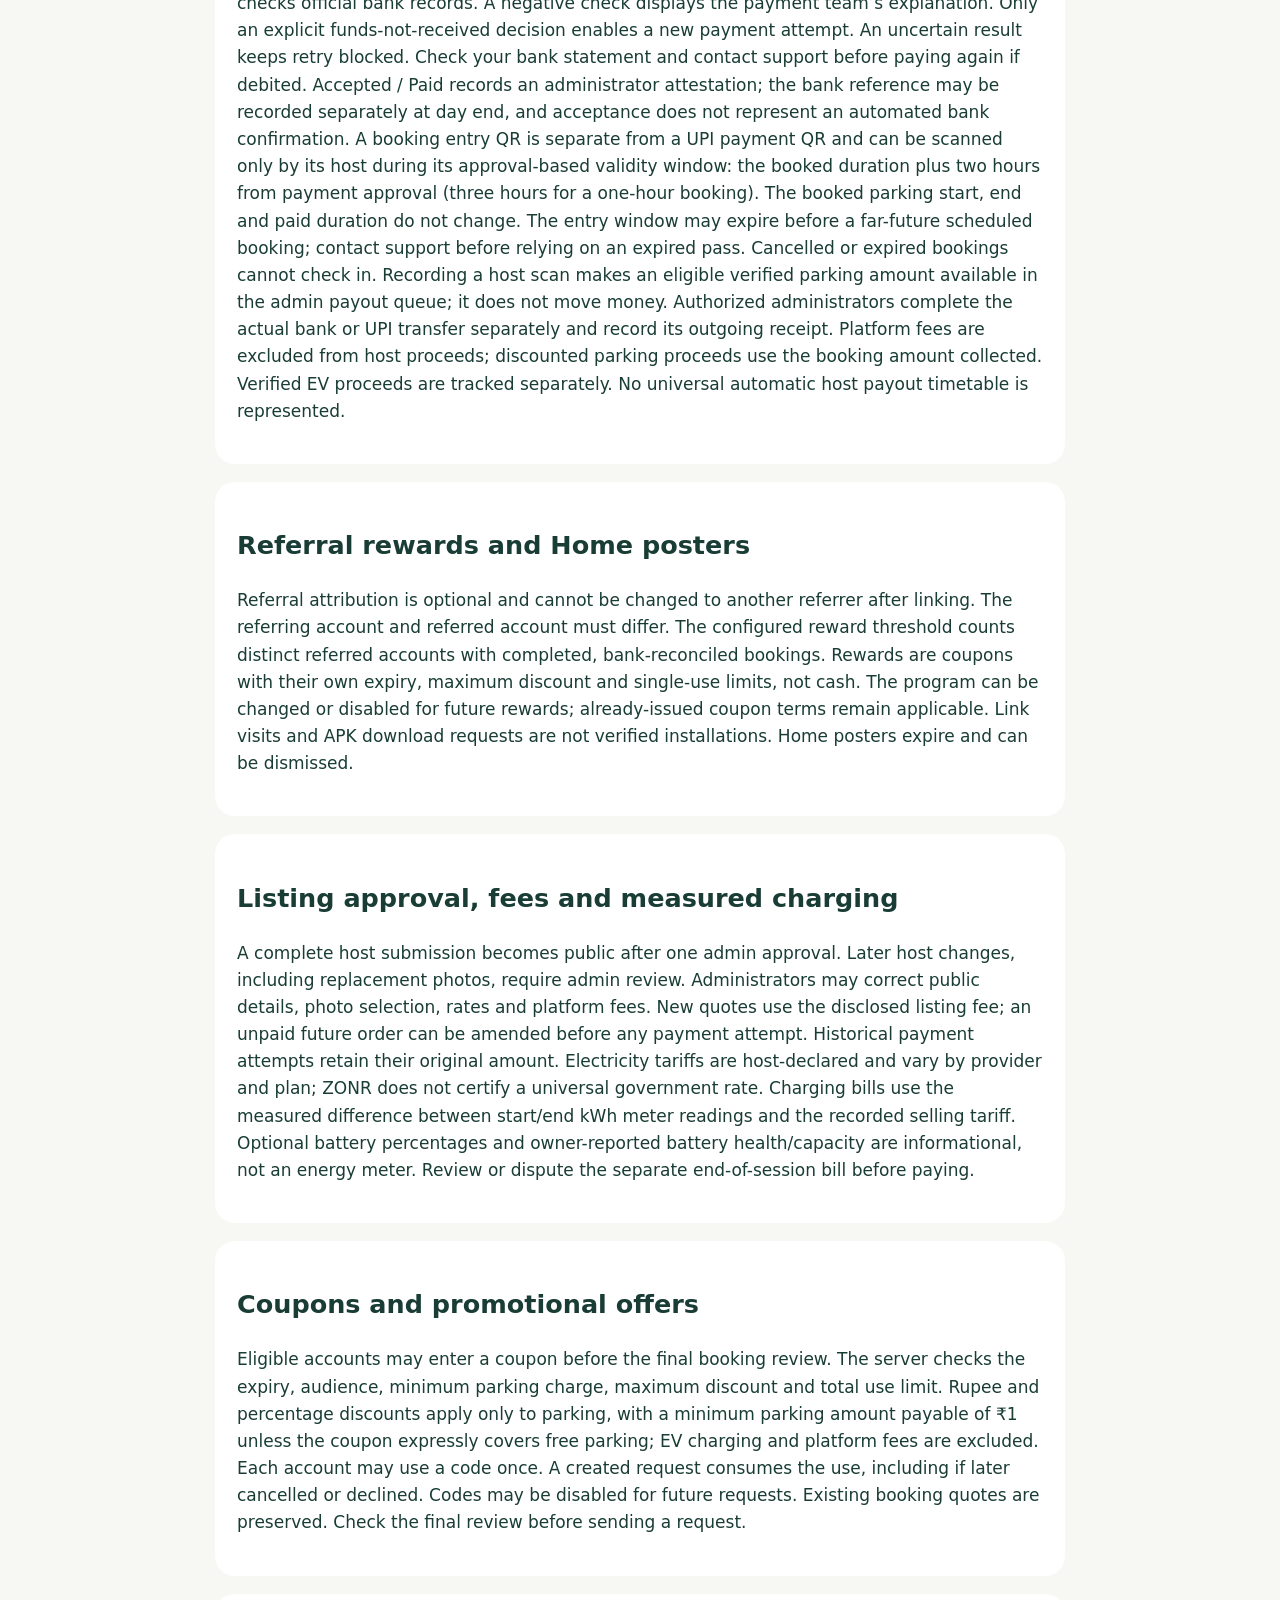
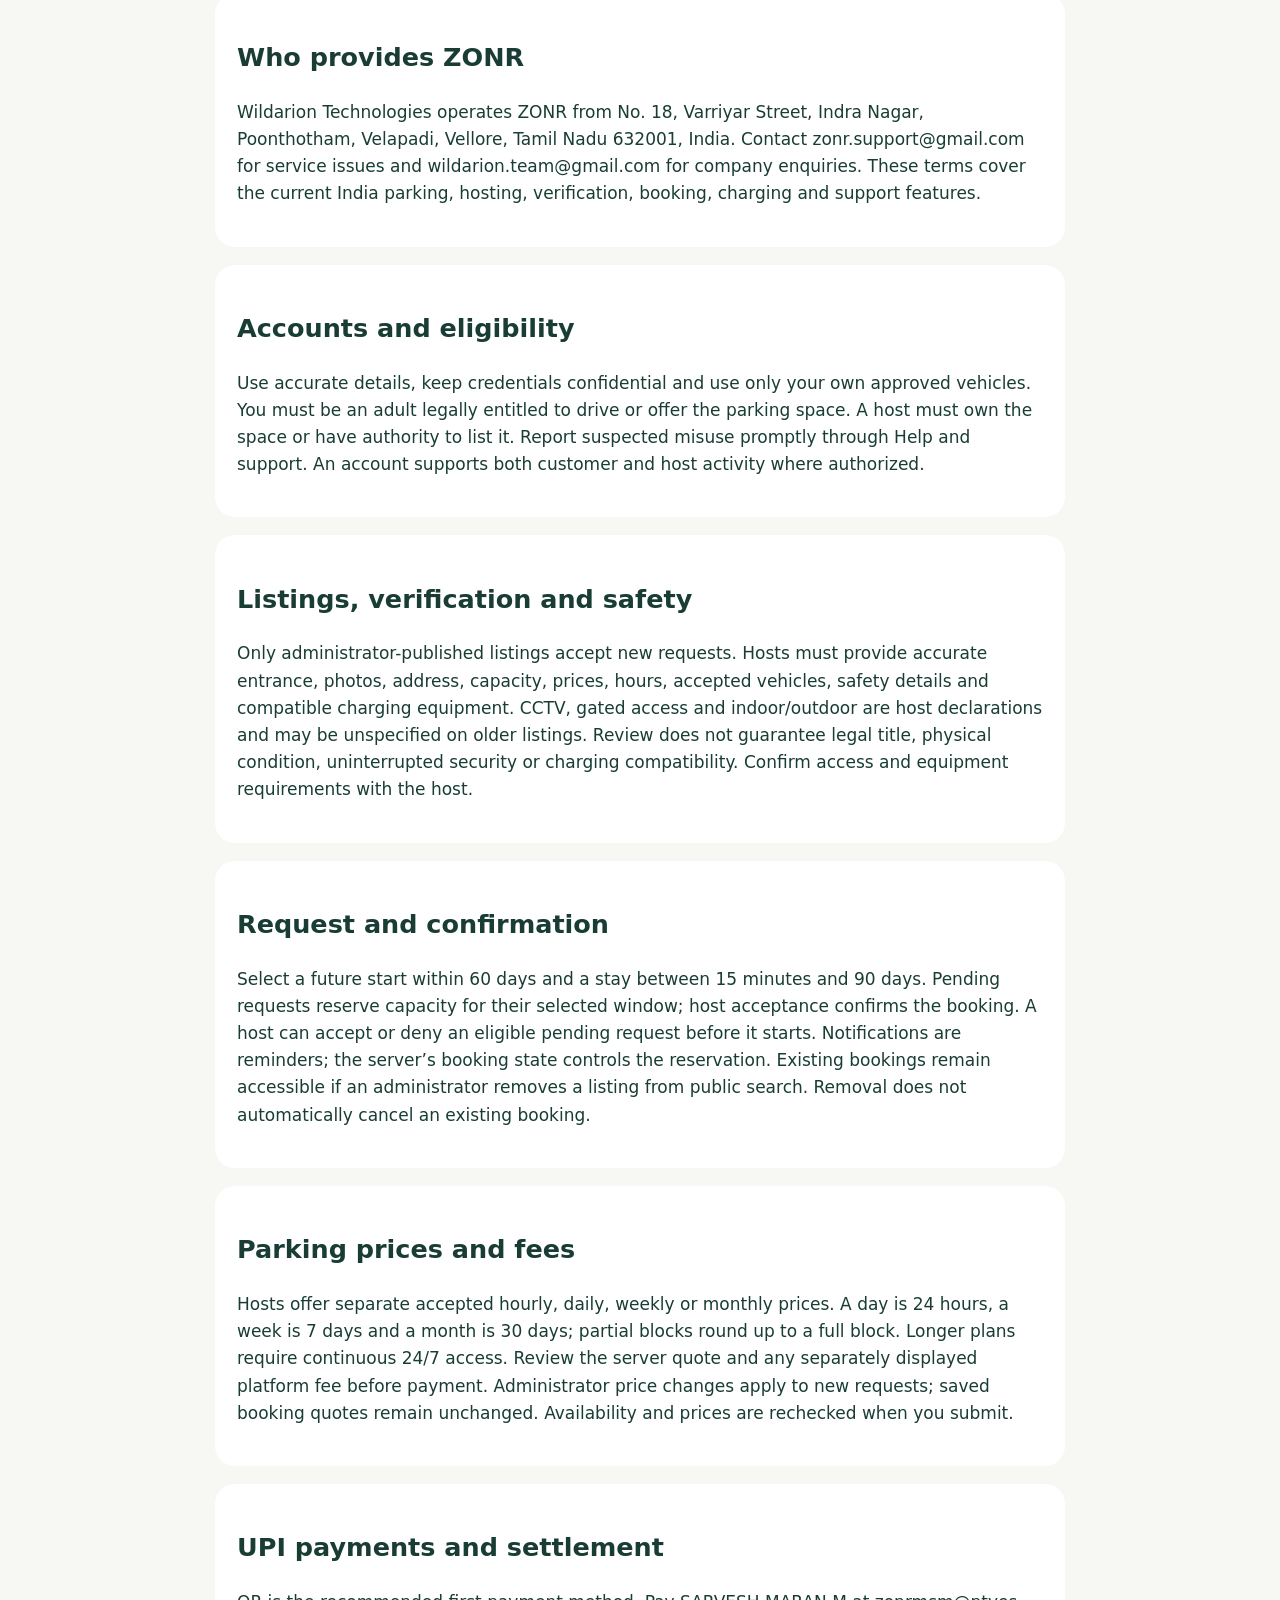
<file: app/terms/index.html>
<!doctype html><html lang="en"><head><meta charset="utf-8"><meta name="viewport" content="width=device-width,initial-scale=1"><title>ZONR · Terms and conditions</title><style>body{font:17px/1.6 system-ui,sans-serif;background:#f7f8f3;color:#193d35;margin:0}main{max-width:850px;margin:auto;padding:28px}section{background:white;padding:22px;border-radius:20px;margin:18px 0}a{color:#006250}</style></head><body><main><a href="/app/">ZONR</a><h1>Terms and conditions</h1><p>Wildarion Technologies · Effective 29 October 2026 · India · 1.0.0</p><section><h2>Cash payments, weekly settlement and records</h2><p>Cash bookings: when available, choosing Pay by cash authorizes the confirmed booking QR, host contact and entrance directions without representing a bank-verified online payment. The customer pays the entire displayed total, including service cost, directly to the host on arrival. The host scans the booking QR and records full cash collection. The service cost enters the host weekly ledger, due the following Monday (IST). Hosts transfer the exact reported service-cost amount to ZONR and submit a 12-digit bank reference. An administrator independently verifies receipt before settling only the bookings covered by that report. Reporting alone never clears a balance; later dues and financial history remain. Measured EV energy is a separate bill. Before cash is collected, cancellation creates no cash refund or service-cost debt; after arrival or collection contact support for any cancellation, refund, incident or statutory-remedy review. ZONR does not debit the host bank account automatically.</p></section><section><h2>Approved booking date and time changes</h2><p>For an eligible future booking after payment or cash selection, the customer may request another arrival date/time for the same duration and agreed price. The original reservation stays active while the request is pending. Only the authorized host may approve or deny it. Approval checks current opening hours, space capacity and reserved-charger availability, updates the booked times and replaces the entry pass. Denial leaves the original slot unchanged. Changes after arrival, during a charging session or after the original start require support.</p></section><section><h2>Applicable Laws</h2><p>ZONR is operated by Wildarion Technologies. The Platform and its services shall be governed by the laws of India, including, as applicable to the services offered and the parties concerned:</p><ul><li>The Indian Contract Act, 1872.</li><li>The Consumer Protection Act, 2019.</li><li>The Consumer Protection (E-Commerce) Rules, 2020, as amended.</li><li>The Digital Personal Data Protection Act, 2023, and applicable rules and commencement notifications.</li><li>The Information Technology Act, 2000, and applicable rules.</li><li>The Central Goods and Services Tax Act, 2017, and other applicable GST legislation.</li><li>The Payment and Settlement Systems Act, 2007, applicable Reserve Bank of India directions, and payment-provider requirements, where relevant.</li><li>The Electricity Act, 2003, applicable electrical safety regulations, and relevant EV charging guidelines, where applicable.</li><li>Other applicable central, state and local laws, regulations, orders and directions.</li></ul><p>The applicability of each law depends on the nature of the service, the transaction, the parties involved and the relevant legal requirements. Nothing in these Terms excludes or limits a statutory obligation that cannot lawfully be excluded or limited.</p></section><section><h2>Role of ZONR</h2><p>ZONR provides a digital platform that enables customers to discover and book parking spaces and, where available, EV charging facilities offered by hosts.</p><p>The specific contractual relationship for a parking or charging service will depend on the booking terms, payment arrangements, and the actual role performed by ZONR in that transaction.</p><p>Where a host independently provides the physical parking or charging service, the host remains responsible for the obligations assigned to the host under applicable law and the applicable host agreement. ZONR remains responsible for its own contractual, statutory and operational obligations.</p><p>ZONR does not represent that every host listing, facility or charging station is independently inspected or guaranteed unless a specific verification process is expressly stated.</p></section><section><h2>Customer Responsibilities</h2><p>Customers must:</p><ol><li>Provide accurate account, contact, vehicle and booking information.</li><li>Select a suitable vehicle type, parking duration and available plan.</li><li>Follow the host&#x27;s disclosed parking instructions and lawful site rules.</li><li>Use booking QR codes and payment methods only for their intended purpose.</li><li>Avoid fraudulent payments, false payment confirmations, unauthorized access and misuse of the Platform.</li><li>Comply with applicable traffic, parking, safety and electrical-charging requirements.</li><li>Report payment discrepancies, unsafe conditions, damage or suspected fraud promptly.</li></ol><p>Customers may be responsible, to the extent permitted by law, for losses directly caused by their proven misconduct, negligence, unauthorized use or breach of these Terms.</p></section><section><h2>Host Responsibilities</h2><p>Hosts must:</p><ol><li>Have the legal right and necessary authority to offer the listed parking space or charging facility.</li><li>Provide accurate addresses, photographs, prices, vehicle restrictions, slot capacity and facility information.</li><li>Maintain the property and facilities under their control in a reasonably safe and lawful condition.</li><li>Obtain and maintain permits, approvals, insurance and registrations required for their operations.</li><li>Honor confirmed bookings in accordance with the applicable booking terms.</li><li>Use the QR check-in and arrival-confirmation process honestly.</li><li>Keep charging equipment and electrical installations under their control compliant with applicable safety requirements.</li><li>Maintain accurate tariff, energy-consumption and charging-session records where required.</li><li>Refrain from collecting unauthorized fees or misrepresenting availability.</li><li>Respond appropriately to customer complaints concerning their facilities or services.</li></ol><p>Hosts are responsible for their own acts, omissions, representations, property conditions and service obligations, subject to applicable law and the actual contractual arrangements.</p></section><section><h2>Parking, Vehicle and Property Liability</h2><p>Hosts are responsible for maintenance, safe access and the condition of the space and facilities under their control. Customers are responsible for the roadworthiness and maintenance of their own vehicles, securing the vehicle, removing valuables and looking after their personal belongings. If a host takes custody of a vehicle, keys or property, any applicable duty of care remains with that host; these terms do not remove legal responsibility for negligence or a failure to provide the agreed service.</p><p>Customers should secure their vehicles and belongings and comply with the disclosed site instructions.</p><p>Hosts must take the care required by applicable law and the terms of their service concerning property under their control.</p><p>Responsibility for theft, damage, loss, personal injury or other incidents shall be determined by the facts, applicable law, the relevant party&#x27;s conduct, and any applicable insurance coverage.</p><p>ZONR is not automatically responsible for every incident occurring at a third-party parking location merely because a booking was made through the Platform. However, this provision does not exclude liability arising from ZONR&#x27;s own breach, negligence, unlawful conduct or other liability that cannot lawfully be excluded.</p><p>Customers and hosts should report serious incidents promptly and preserve relevant evidence, including booking references, photographs, receipts and incident records.</p></section><section><h2>EV Charging Safety and Liability</h2><p>EV charging must be performed using compatible equipment and in accordance with the applicable instructions and safety requirements.</p><p>Hosts or charging operators are responsible for the charging infrastructure, equipment and electrical installations under their control, including applicable maintenance and safety obligations.</p><p>Customers must use compatible vehicles and connectors, follow charging instructions, and stop using equipment that appears unsafe or damaged.</p><p>Any damage, injury, charging interruption, inaccurate energy measurement or other dispute shall be assessed based on the applicable facts, contractual responsibilities and law.</p><p>ZONR does not guarantee uninterrupted electricity supply or uninterrupted operation of third-party charging equipment. This does not exclude liability for any obligation that applicable law places on ZONR itself.</p></section><section><h2>Bookings, Availability and Cancellation</h2><p>A booking is subject to the displayed availability, the applicable booking confirmation, payment requirements and the cancellation policy.</p><p>ZONR and hosts must handle confirmed bookings, cancellations, refunds and service interruptions in accordance with the applicable terms and law.</p><p>A listing being deactivated does not automatically cancel an existing confirmed booking.</p><p>If a host cannot honor a confirmed booking, the applicable cancellation, alternative-arrangement and refund procedures shall apply.</p><p>Customers must not assume that a displayed availability status guarantees availability unless the relevant booking has been confirmed under the Platform&#x27;s booking process.</p></section><section><h2>Payments, GST and Receipts</h2><p>Customers must pay the amount disclosed during the booking process, subject to the applicable terms and lawful adjustments.</p><p>Payment status shall be determined using the applicable payment-provider records, verified transaction information and the Platform&#x27;s authorized reconciliation process.</p><p>A customer clicking a payment-confirmation button does not, by itself, establish that payment has been received.</p><p>Receipts and tax invoices shall identify the relevant supplier and tax treatment as required by applicable law. A booking receipt must not be described as a tax invoice unless it meets the applicable requirements.</p><p>GST shall be charged, collected, reported and remitted by the person legally responsible for the relevant supply. ZONR shall not represent that tax has been collected or remitted unless supported by the relevant records.</p><p>Refunds, failed payments, duplicate payments, chargebacks and payout discrepancies shall be handled under the applicable payment, cancellation and refund procedures.</p></section><section><h2>Host Earnings and Payouts</h2><p>Host earnings, platform fees, refunds, adjustments, pending payouts and completed transfers shall be calculated using the applicable booking records, payment records, host agreement and financial rules.</p><p>Amounts shown as pending, estimated or awaiting verification are not guaranteed completed payouts.</p><p>A payout shall be treated as completed only when supported by the applicable payment or transfer confirmation.</p><p>Hosts must provide accurate payout information and comply with applicable tax and legal requirements.</p><p>ZONR may investigate discrepancies, suspected fraud or payment reversals and may temporarily withhold a disputed amount where permitted by law and the applicable agreement.</p></section><section><h2>Limitation of Liability</h2><p>To the extent permitted by applicable law, each party is responsible for the loss or damage caused by its own breach of contract, negligence, unlawful conduct or other legally attributable acts or omissions.</p><p>ZONR does not warrant that the Platform will operate without interruption, error or delay, or that every third-party listing, property, payment provider or charging facility will always be available.</p><p>Nothing in these Terms excludes or restricts liability for fraud, wilful misconduct, gross negligence where legally non-excludable, death or personal injury where exclusion is prohibited, breach of statutory duties that cannot be excluded, or any other liability that applicable law does not permit the parties to exclude or restrict.</p><p>Any permitted limitation of liability must be interpreted consistently with applicable consumer-protection law and the actual services provided.</p></section><section><h2>Indemnification</h2><p>To the extent permitted by applicable law, a customer or host may be required to compensate ZONR for reasonable, direct losses, claims, liabilities and expenses arising from that party&#x27;s proven breach of these Terms, unlawful conduct, fraud, infringement of third-party rights, or negligent or wilful misconduct.</p><p>Any indemnification obligation shall be limited to the extent legally enforceable and shall not transfer to a customer or host a liability that the law requires ZONR itself to bear.</p><p>The affected party must provide reasonable notice and cooperation concerning a claim, subject to applicable law.</p></section><section><h2>Platform Availability and Third-Party Services</h2><p>The Platform may depend on third-party services, including maps, internet connectivity, payment providers, cloud hosting, notification services and charging infrastructure.</p><p>ZONR is not responsible for failures solely attributable to an independent third party beyond its reasonable control, except to the extent that applicable law or ZONR&#x27;s own conduct makes ZONR responsible.</p><p>ZONR will use reasonable measures to address service interruptions and communicate material issues where appropriate.</p></section><section><h2>Complaints and Dispute Resolution</h2><p>Disputes about an independently supplied parking space or charging service are primarily between the customer and the host or operator responsible for that service. ZONR may help record complaints, preserve relevant platform records and communicate with the parties. A platform booking does not by itself make Wildarion Technologies a party responsible for every host-customer incident. ZONR remains responsible for its own acts, omissions and non-excludable duties.</p><p>Customers and hosts may submit complaints through the contact and grievance channels published by ZONR.</p><p>ZONR will process complaints in accordance with applicable law and its published grievance procedure.</p><p>The parties may attempt to resolve disputes through good-faith discussions or mediation where appropriate. Nothing in these Terms removes a consumer&#x27;s statutory right to approach a competent consumer commission, regulator or court.</p><p>The governing law shall be the laws of India, subject to applicable jurisdictional rules and mandatory legal protections.</p></section><section><h2>Severability and Statutory Rights</h2><p>If any provision of these Terms is found invalid or unenforceable, the remaining provisions shall continue to apply to the extent permitted by law.</p><p>Nothing in these Terms removes rights or remedies that cannot lawfully be waived, restricted or excluded.</p></section><section><h2>Updates to These Terms</h2><p>ZONR may revise these Terms when required for changes to the Platform, business operations or applicable law.</p><p>Material changes will be communicated through appropriate channels, and renewed acceptance will be obtained where required by law.</p><p>The applicable version and effective date shall be made available to users.</p></section><section><h2>Owner availability and EV reservations</h2><p>Owner deactivation pauses new reservations and does not cancel existing bookings or alter refund rights. Owner activation cannot override administrator suspension or publication requirements. EV Charging lists actual published host facilities. An EV reservation requires an approved compatible electric vehicle and the declared connector; configured port capacity is reserved for the selected period. Host acceptance and payment verification remain required where applicable. Parking charges and measured energy charges are separate. The app does not remotely start equipment or guarantee equipment uptime. Listing changes must preserve existing reservation compatibility and capacity.</p></section><section><h2>Device access, availability and download counts</h2><p>First launch offers system-controlled location, notification, microphone and camera permission setup. The device owner can refuse or revoke access. Photos can be captured with the camera or selected individually. Nearby-first ordering uses the selected area or available location; filters override the browsing scope and availability is checked before booking. Server or provider failures can occur even with internet access. Authorized admins see registered-member totals and APK download-request counts. Anonymous download clicks do not reveal a visitor identity and are not verified installations. Signed-in requests can be associated with that account. Host contact attempts and availability changes are recorded for support. An admin can make an unavailable listing inactive for new bookings; existing bookings remain accessible. The host may request reactivation, which requires team review. Existing cancellation rights remain unchanged.</p></section><section><h2>Shared listings, receipt branding and notifications</h2><p>Sharing a parking space opens the device share sheet with its public listing title, approximate public area, supported plan prices and a listing link. It does not include private host contact or exact entrance details. Recipients can open the public listing page or use ZONR to check current eligibility, price and availability. A listing link never grants account or booking access. Payment history uses readable ZONR reference labels; original transaction IDs and bank references are retained for reconciliation. A company logo may be uploaded by an authorized administrator for receipt branding; it does not represent GST registration or payment verification. Notification categories organize account-owned updates; phone alert permission and marketing consent remain separate. Safety and the User Manual describe product safeguards and their limits, not insurance, emergency response or a security guarantee.</p></section><section><h2>English parking assistant and voice</h2><p>ZONR AI currently uses structured English rules over published listing data; no external language model is connected. It can search and explain supported features, but cannot independently book, pay, cancel, refund or verify a bank transfer. Availability is an estimate rechecked before booking. Search request text is processed by ZONR; the search endpoint stores aggregate request counts, not conversation text. Support-ticket conversations remain a separate retained support feature. Optional Android English speech uses the installed recognition service and may send audio to that provider when on-device recognition is unavailable. Capture starts when you tap the microphone and Android permits access; tap the same microphone again to stop. ZONR does not save audio. Review the transcript before searching. Voice-search replies are spoken using an installed English system text-to-speech voice and can be stopped or replayed; the voice provider may use its network service when an offline voice is unavailable. Typed requests remain text replies. On older ZONR servers without the assistant endpoint, the app can perform read-only English filtering over fresh public listing data; authorization and payment actions remain on the server. Microphone access is optional; text search remains available.</p></section><section><h2>Private saved vehicle location</h2><p>Find My Vehicle stores the floor, section, bay, notes, selected photo and optional GPS point you save against your own booking. These details are restricted to the booking customer and are not published to other customers or hosts. Notes are manually entered; GPS is approximate and no precise indoor positioning is provided. You can update or clear saved details; account deletion and statutory retention requests follow the retention policy. Walking directions open an external map service with the saved destination. A current confirmed bank-verified booking with arrival successfully recorded by an authorized host QR scan is required to retrieve or save active-session details. Clearing saved details remains available for privacy.</p></section><section><h2>Availability, repeat bookings and receipts</h2><p>Live listing availability comes from booking reservations and host-recorded arrivals/charging sessions, not connected parking sensors. Missing or stale values are labelled and do not guarantee a bay. Repeat booking starts a new request using current listing prices, eligibility and capacity; old payments are not reused. Receipts are available through Profile payment history after bank verification and retain the transaction snapshot. Payment history also lists pending, failed and refunded attempts for your account. Booking payment actions open this same history flow. Reporting I HAVE PAID only requests bank review and never confirms receipt of funds. Refund status is shown separately without rewriting the original receipt. Authorized administrators can review transaction receipts and arrival status; private vehicle photos, GPS and notes are not included in their booking overview. GST collection is disabled while supplier registration and applicable service/place-of-supply/accounting rules are unverified. No GST registration or professional compliance certification is represented. Draft tax settings do not activate collection or increase an existing transaction.</p></section><section><h2>GST and price transparency</h2><p>The full payable amount is disclosed before you confirm a booking and before payment. GST collection is currently disabled. Under the configured service-fee policy, parking charges are separate from service cost (the existing platform fee, not an extra duplicate fee). GST is configured only on service cost; parking and EV energy charges are not taxed by this configuration. Once registration and applicable tax requirements are verified, service cost has a separate tax breakdown: CGST 9% plus SGST/UTGST 9% for applicable intra-state supplies, or IGST 18% for applicable inter-state supplies. These are alternative tax treatments. Service cost is tax-exclusive unless expressly stated otherwise. An authorized admin can modify service cost for future/unpaid eligible orders; existing verified payments retain their original snapshots. GST is charged only after supplier registration and applicable place-of-supply details are configured; existing booking quotes are not retrospectively increased.</p></section><section><h2>Customer cancellation after payment</h2><p>For new bookings under the 25 October 2026 policy, customer cancellation before the booked start after payment is verified returns 50% of the amount actually paid for parking and its platform fee, rounded up to the nearest paise. The remaining 50% is retained as the cancellation charge. Existing bookings retain their agreed policy. Refunds are reviewed and transferred manually; cancellation does not itself move money. Host or platform cancellation, service failure, duplicate debits and statutory remedies are reviewed separately and may require a full refund or other remedy. Statutory rights prevail. Separate EV energy already supplied is handled separately.</p></section><section><h2>Bank review, entry QR and host transfers</h2><p>The 180-second bank-review countdown is a service target, not a guarantee or automatic payment approval. If the target passes, payment remains pending until an administrator checks official bank records. A negative check displays the payment team’s explanation. Only an explicit funds-not-received decision enables a new payment attempt. An uncertain result keeps retry blocked. Check your bank statement and contact support before paying again if debited. Accepted / Paid records an administrator attestation; the bank reference may be recorded separately at day end, and acceptance does not represent an automated bank confirmation. A booking entry QR is separate from a UPI payment QR and can be scanned only by its host during its approval-based validity window: the booked duration plus two hours from payment approval (three hours for a one-hour booking). The booked parking start, end and paid duration do not change. The entry window may expire before a far-future scheduled booking; contact support before relying on an expired pass. Cancelled or expired bookings cannot check in. Recording a host scan makes an eligible verified parking amount available in the admin payout queue; it does not move money. Authorized administrators complete the actual bank or UPI transfer separately and record its outgoing receipt. Platform fees are excluded from host proceeds; discounted parking proceeds use the booking amount collected. Verified EV proceeds are tracked separately. No universal automatic host payout timetable is represented.</p></section><section><h2>Referral rewards and Home posters</h2><p>Referral attribution is optional and cannot be changed to another referrer after linking. The referring account and referred account must differ. The configured reward threshold counts distinct referred accounts with completed, bank-reconciled bookings. Rewards are coupons with their own expiry, maximum discount and single-use limits, not cash. The program can be changed or disabled for future rewards; already-issued coupon terms remain applicable. Link visits and APK download requests are not verified installations. Home posters expire and can be dismissed.</p></section><section><h2>Listing approval, fees and measured charging</h2><p>A complete host submission becomes public after one admin approval. Later host changes, including replacement photos, require admin review. Administrators may correct public details, photo selection, rates and platform fees. New quotes use the disclosed listing fee; an unpaid future order can be amended before any payment attempt. Historical payment attempts retain their original amount. Electricity tariffs are host-declared and vary by provider and plan; ZONR does not certify a universal government rate. Charging bills use the measured difference between start/end kWh meter readings and the recorded selling tariff. Optional battery percentages and owner-reported battery health/capacity are informational, not an energy meter. Review or dispute the separate end-of-session bill before paying.</p></section><section><h2>Coupons and promotional offers</h2><p>Eligible accounts may enter a coupon before the final booking review. The server checks the expiry, audience, minimum parking charge, maximum discount and total use limit. Rupee and percentage discounts apply only to parking, with a minimum parking amount payable of ₹1 unless the coupon expressly covers free parking; EV charging and platform fees are excluded. Each account may use a code once. A created request consumes the use, including if later cancelled or declined. Codes may be disabled for future requests. Existing booking quotes are preserved. Check the final review before sending a request.</p></section><section><h2>Who provides ZONR</h2><p>Wildarion Technologies operates ZONR from No. 18, Varriyar Street, Indra Nagar, Poonthotham, Velapadi, Vellore, Tamil Nadu 632001, India. Contact zonr.support@gmail.com for service issues and wildarion.team@gmail.com for company enquiries. These terms cover the current India parking, hosting, verification, booking, charging and support features.</p></section><section><h2>Accounts and eligibility</h2><p>Use accurate details, keep credentials confidential and use only your own approved vehicles. You must be an adult legally entitled to drive or offer the parking space. A host must own the space or have authority to list it. Report suspected misuse promptly through Help and support. An account supports both customer and host activity where authorized.</p></section><section><h2>Listings, verification and safety</h2><p>Only administrator-published listings accept new requests. Hosts must provide accurate entrance, photos, address, capacity, prices, hours, accepted vehicles, safety details and compatible charging equipment. CCTV, gated access and indoor/outdoor are host declarations and may be unspecified on older listings. Review does not guarantee legal title, physical condition, uninterrupted security or charging compatibility. Confirm access and equipment requirements with the host.</p></section><section><h2>Request and confirmation</h2><p>Select a future start within 60 days and a stay between 15 minutes and 90 days. Pending requests reserve capacity for their selected window; host acceptance confirms the booking. A host can accept or deny an eligible pending request before it starts. Notifications are reminders; the server’s booking state controls the reservation. Existing bookings remain accessible if an administrator removes a listing from public search. Removal does not automatically cancel an existing booking.</p></section><section><h2>Parking prices and fees</h2><p>Hosts offer separate accepted hourly, daily, weekly or monthly prices. A day is 24 hours, a week is 7 days and a month is 30 days; partial blocks round up to a full block. Longer plans require continuous 24/7 access. Review the server quote and any separately displayed platform fee before payment. Administrator price changes apply to new requests; saved booking quotes remain unchanged. Availability and prices are rechecked when you submit.</p></section><section><h2>UPI payments and settlement</h2><p>QR is the recommended first payment method. Pay SARVESH MARAN.M at zonrmsm@ptyes for the exact total. A compatible UPI app link is another option; if it fails, open your UPI app manually and enter this ID and exact amount. QR does not guarantee bank approval. After any successful debit, return and click I have paid · request bank review. Exact directions and host phone details unlock only after verification, or when all charges are fully covered. Opening an app, submitting a reference or host acceptance is not proof of payment. Payment is confirmed only through the configured verification/reconciliation process. If debited while status is pending, do not pay again; contact support with the booking and transaction reference. ZONR does not collect a UPI PIN. A payment and a booking decision remain separate records.</p></section><section><h2>EV charging</h2><p>Parking and charging are priced separately. A charger declares connector, rated power, number of ports and a price per kWh; a shared car/bike charger uses one physical port pool. A vehicle brand alone does not establish compatibility. Bring any required cable/portable charger and follow lawful safety instructions. The host records meter readings; the customer can review or dispute the resulting energy bill. Bill acceptance does not itself transfer money.</p></section><section><h2>Arrival and conduct</h2><p>Use the confirmed entrance and booked time, respect capacity and follow lawful site instructions. Do not block access, damage property, submit false documents, threaten others, abuse support or attempt to access another account. Map routes and estimates depend on third-party information and road conditions. Drivers remain responsible for safe operation and traffic compliance.</p></section><section><h2>Reviews and support</h2><p>After the scheduled parking time ends, the customer is asked to review the parking and host, and the host is asked to rate the customer with feedback and stars. Each side may submit once for its completed confirmed stay. Reviews must reflect an actual experience and avoid private information or abusive content. Administrators may moderate with a recorded reason. The automated chat bot supplies product guidance and creates support tickets; it is not a live agent and cannot approve bookings, confirm bank transfers or promise refunds. Human replies appear in Your requests. Support is not an emergency response service.</p></section><section><h2>Changes, restrictions and statutory rights</h2><p>Hosts’ material listing changes need administrator review. Capacity and hours cannot be changed to conflict with existing active demand. Administrators may change new-request prices or remove a listing for operational or safety reasons while preserving history. See Cancellation policy for cancellation and refund handling. These terms do not exclude rights or remedies that cannot lawfully be excluded; statutory consumer and privacy rights remain available.</p></section><section><h2>Version and disputes</h2><p>First raise account, booking, payment or privacy concerns using a ticket or zonr.support@gmail.com, quoting the relevant reference. Do not include sensitive credentials. We review the facts and respond through the support channel. Applicable law and competent legal processes continue to apply. Effective 29 October 2026, reflecting ZONR version 1.0.0.</p></section></main></body></html>
</file>
<file: app/site.css>
:root{font-family:Inter,-apple-system,BlinkMacSystemFont,"Segoe UI",sans-serif;color:#063e32;background:#e8fbf1;font-synthesis:none}*{box-sizing:border-box}html{scroll-behavior:smooth}body{margin:0;line-height:1.55;background:radial-gradient(ellipse at 75% 8%,#9de8cc80,transparent 46%),linear-gradient(130deg,#eafff4,#cbefdd 70%,#e8fff3)}a{color:inherit;text-decoration:none}button{font:inherit;cursor:pointer}a:focus-visible,button:focus-visible,summary:focus-visible{outline:3px solid #00835d;outline-offset:5px}main,.topbar,footer{width:min(1320px,calc(100% - 64px));margin:auto}.glass{background:#ffffffc9;border:1px solid #ffffffdc;border-radius:26px;box-shadow:0 12px 42px #07684108;backdrop-filter:blur(12px)}.topbar{display:flex;align-items:center;justify-content:space-between;gap:24px;margin-top:20px;padding:14px 28px;position:relative;z-index:2}.wordmark{font-size:30px;font-weight:950;letter-spacing:-1.5px;color:#004b3b}.topbar nav{display:flex;gap:34px;font-size:14px;font-weight:650}.download,.secondary,button{display:inline-flex;align-items:center;justify-content:center;gap:12px;padding:15px 24px;border-radius:40px;font-size:14px;font-weight:700;border:1px solid #00634a22}.download{background:linear-gradient(110deg,#003e32,#00845b);color:#fff;box-shadow:0 8px 24px #006b4c16}.download svg{width:22px;height:22px}.download span:last-child{font-size:24px;line-height:1}.secondary{background:#ffffffc9}.menu{display:none;background:white;border:0;padding:8px 12px;min-height:44px}.hero{min-height:570px;display:grid;grid-template-columns:1.15fr 1fr;align-items:center;position:relative;padding:55px 60px 80px;isolation:isolate}.hero:before{content:"";position:absolute;z-index:-1;inset:0 -32px -24px;background:linear-gradient(90deg,#e3faedc9,transparent),url('/app/art/parking-hero.webp') center/cover no-repeat;mask-image:linear-gradient(#000 84%,transparent)}.eyebrow{display:inline-flex;gap:10px;align-items:center;background:#b1eed7a6;border:1px solid #ffffffb3;padding:7px 16px;border-radius:30px;font-size:13px;font-weight:650}.hero h1{font-size:92px;line-height:1;letter-spacing:-5px;margin:16px 0 0;font-weight:950}.hero h2{font-size:34px;letter-spacing:-1px;line-height:1.1;margin:5px 0 14px}.hero p{font-size:17px;max-width:600px}.hero-actions{display:flex;align-items:center;gap:18px;flex-wrap:wrap;margin-top:28px}.hero-actions .download{padding:19px 28px;font-size:16px}.qr{display:flex;align-items:center;gap:12px;padding:8px 14px;background:#ffffffc9;border:1px solid #ffffff;border-radius:20px;font-size:12px;font-weight:650;line-height:1.3}.qr img{width:62px;height:62px}.phones{height:430px;position:relative;display:flex;justify-content:center;align-items:center;gap:8px;padding-left:16px}.phone{width:210px;height:420px;border:7px solid #10251f;border-radius:35px;box-shadow:10px 18px 25px #073e3225;background:#f4fbf6;overflow:hidden;font-size:10px;transform:rotate(3deg);flex-shrink:0}.phone:nth-child(2){transform:rotate(9deg) translate(-22px,28px)}.phone .status{padding:7px 14px;display:flex;justify-content:space-between;font-size:9px;font-weight:800}.phone .apphead{padding:13px 12px 7px;font-size:21px;font-weight:950;letter-spacing:-1px}.phone .mini-search{margin:5px 10px;background:white;border:1px solid #dcebe2;border-radius:9px;padding:8px;font-size:8px}.mini-map{height:145px;background:linear-gradient(23deg,transparent 47%,white 48% 53%,transparent 54%),linear-gradient(106deg,transparent 45%,#fff 46% 51%,transparent 52%),repeating-linear-gradient(90deg,#dbe7dc 0 19px,#faf8e9 20px 24px);position:relative}.mini-map:before,.mini-map:after{content:'P';position:absolute;left:32%;top:40%;font-size:18px;padding:2px 7px;border-radius:12px;background:#006b4f;color:white}.mini-map:after{left:70%;top:19%}.mini-icons{display:flex;gap:8px;justify-content:center;margin:15px 0}.mini-icons span{background:#d4f6e6;padding:7px;border-radius:11px}.mini-title{margin:15px 10px 5px;font-size:12px;font-weight:800}.mini-note{margin:7px 10px;padding:9px;background:white;border:1px solid #e2eee6;border-radius:10px}.mini-row{padding:9px 10px;margin:10px;border:1px solid #dfede5;background:white;border-radius:11px;font-size:9px}.mini-button{margin:12px 10px;border-radius:12px;background:#00644b;color:white;text-align:center;padding:10px}.features{display:grid;grid-template-columns:repeat(10,1fr);gap:12px;padding:24px;margin-top:-18px;position:relative;z-index:1}.feature{text-align:center;font-size:11px}.icon{width:50px;height:50px;border-radius:17px;background:linear-gradient(130deg,#e8fff1,#b2eed5);display:inline-flex;align-items:center;justify-content:center;color:#005a43;margin-bottom:9px}.icon svg{width:25px;height:25px;fill:none;stroke:currentColor;stroke-width:1.8;stroke-linecap:round;stroke-linejoin:round}.feature strong{display:block;font-size:11px;line-height:1.3}.feature p{font-size:10px;line-height:1.5;color:#385d51;margin:7px 0}.mobility{padding:28px 40px;margin-top:22px;min-height:180px;background:linear-gradient(90deg,#fafff9 35%,#edfff3cc 62%,transparent),url('/app/art/parking-hero.webp') right bottom/cover}.mobility h2,.glossary h2{font-size:23px;line-height:1.2;margin:0 0 8px;letter-spacing:-.5px}.mobility p{max-width:610px;margin:8px 0}.glossary{padding:25px 30px;margin:22px 0}.section-head{display:flex;justify-content:space-between;align-items:center;gap:20px}.section-head p{font-size:13px;color:#5d7a6e;margin:0 0 12px}.terms-grid{display:grid;grid-template-columns:repeat(5,1fr);gap:14px}.term{display:flex;gap:12px;background:#f7fffaad;border:1px solid white;border-radius:16px;padding:12px;font-size:11px}.term .icon{width:36px;height:36px;min-width:36px;margin:0;border-radius:11px}.term strong{display:block;font-size:12px}.term p{margin:2px 0;color:#5b746a}.help{display:flex;justify-content:space-between;gap:25px;align-items:center;padding:24px 30px;margin-bottom:22px}.help h2{font-size:20px;margin:0}.help p{font-size:13px;margin:5px 0}.fine{font-size:12px;color:#46685a}.mobile-only{display:none}footer{display:flex;align-items:center;justify-content:space-between;gap:18px;padding:8px 4px 28px;font-size:11px;flex-wrap:wrap}footer nav{display:flex;gap:15px}.listing-page{max-width:850px;padding:32px 0}.listing{padding:28px;margin-top:20px}.listing h1{font-size:34px;line-height:1.15}.listing-actions{display:flex;gap:12px;flex-wrap:wrap}.listing li{margin:10px 0}details{padding-top:12px}summary{cursor:pointer;font-weight:650;font-size:13px}.more-terms{padding-top:15px}.install{font-size:12px;color:#46685a;margin:14px 0 0;max-width:700px}#nav-toggle{border-radius:12px}a.download:hover{filter:brightness(1.08)}@media(max-width:1100px){.hero{padding:45px 30px 65px;grid-template-columns:1.2fr 1fr}.hero h1{font-size:76px}.hero h2{font-size:28px}.phone{width:180px;height:380px}.phones{padding:0;gap:0}.features{grid-template-columns:repeat(5,1fr)}.feature p{max-width:130px;margin:6px auto}.terms-grid{grid-template-columns:repeat(3,1fr)}}@media(max-width:700px){main,.topbar,footer{width:calc(100% - 32px)}.topbar{margin-top:12px;padding:12px 18px;border-radius:22px}.topbar .download{display:none}.menu{display:block}.topbar nav{display:none;position:absolute;left:0;right:0;top:68px;background:#f8fffb;padding:22px;border-radius:18px;box-shadow:0 12px 25px #004b3b15}.topbar nav.open{display:flex;flex-wrap:wrap;gap:22px}.wordmark{font-size:27px}.hero{display:block;min-height:520px;padding:34px 16px 145px}.hero:before{inset:0 -16px -28px;background-position:70% bottom;background-image:linear-gradient(#e4fff1e8 47%,#d9f7e45c 70%,transparent),url('/app/art/parking-hero.webp')}.hero h1{font-size:65px;letter-spacing:-3px;margin-top:13px}.hero h2{font-size:29px;letter-spacing:-1px;max-width:350px}.hero p{font-size:15px;line-height:1.5;max-width:340px}.hero .eyebrow{font-size:11px;padding:6px 12px}.hero-actions{margin-top:20px;gap:12px}.hero-actions .download{font-size:14px;padding:16px 21px}.qr{padding:7px 12px;max-width:180px}.qr img{width:48px;height:48px}.phones{display:none}.features{grid-template-columns:repeat(4,minmax(0,1fr));gap:18px 9px;padding:21px 12px;margin-top:-28px;border-radius:24px}.feature strong{font-size:10px}.feature p{display:none}.icon{width:42px;height:42px;border-radius:14px}.icon svg{width:23px;height:23px}.feature:nth-last-child(-n+2){grid-column:span 2}.mobility{padding:22px;min-height:225px;background-image:linear-gradient(90deg,#fafff9f2 25%,#edfff3bd 75%,transparent),url('/app/art/parking-hero.webp')}.mobility h2,.glossary h2{font-size:19px}.mobility p{font-size:13px;max-width:290px}.glossary{padding:21px 16px}.section-head{gap:12px}.section-head .secondary{font-size:11px;padding:10px 12px;white-space:nowrap}.section-head p{font-size:11px}.terms-grid{grid-template-columns:repeat(3,minmax(0,1fr));gap:8px}.term{display:block;padding:10px;text-align:center}.term strong{font-size:10px}.term p{font-size:10px}.term .icon{margin-bottom:6px}.help{display:block;padding:22px}.help .secondary{margin-top:12px;font-size:12px}.help h2{font-size:19px}footer{display:block;font-size:10px}footer nav{margin:14px 0;gap:12px;flex-wrap:wrap}footer .wordmark{font-size:22px;margin-right:8px}.listing h1{font-size:28px}.listing{padding:20px}.listing-actions>*{width:100%}}@media(prefers-reduced-motion:reduce){html{scroll-behavior:auto}}

.mobile-install{display:none}.phone:nth-child(2) .mini-row{margin:7px 10px;padding:6px 10px;font-size:8px}@media(max-width:700px){.hero .install{display:none}.hero h2 .tagline-break{display:block}.mobile-install{display:block}.terms-grid .term p{display:none}.terms-grid .term:nth-child(n+4){display:none}}
</file>
